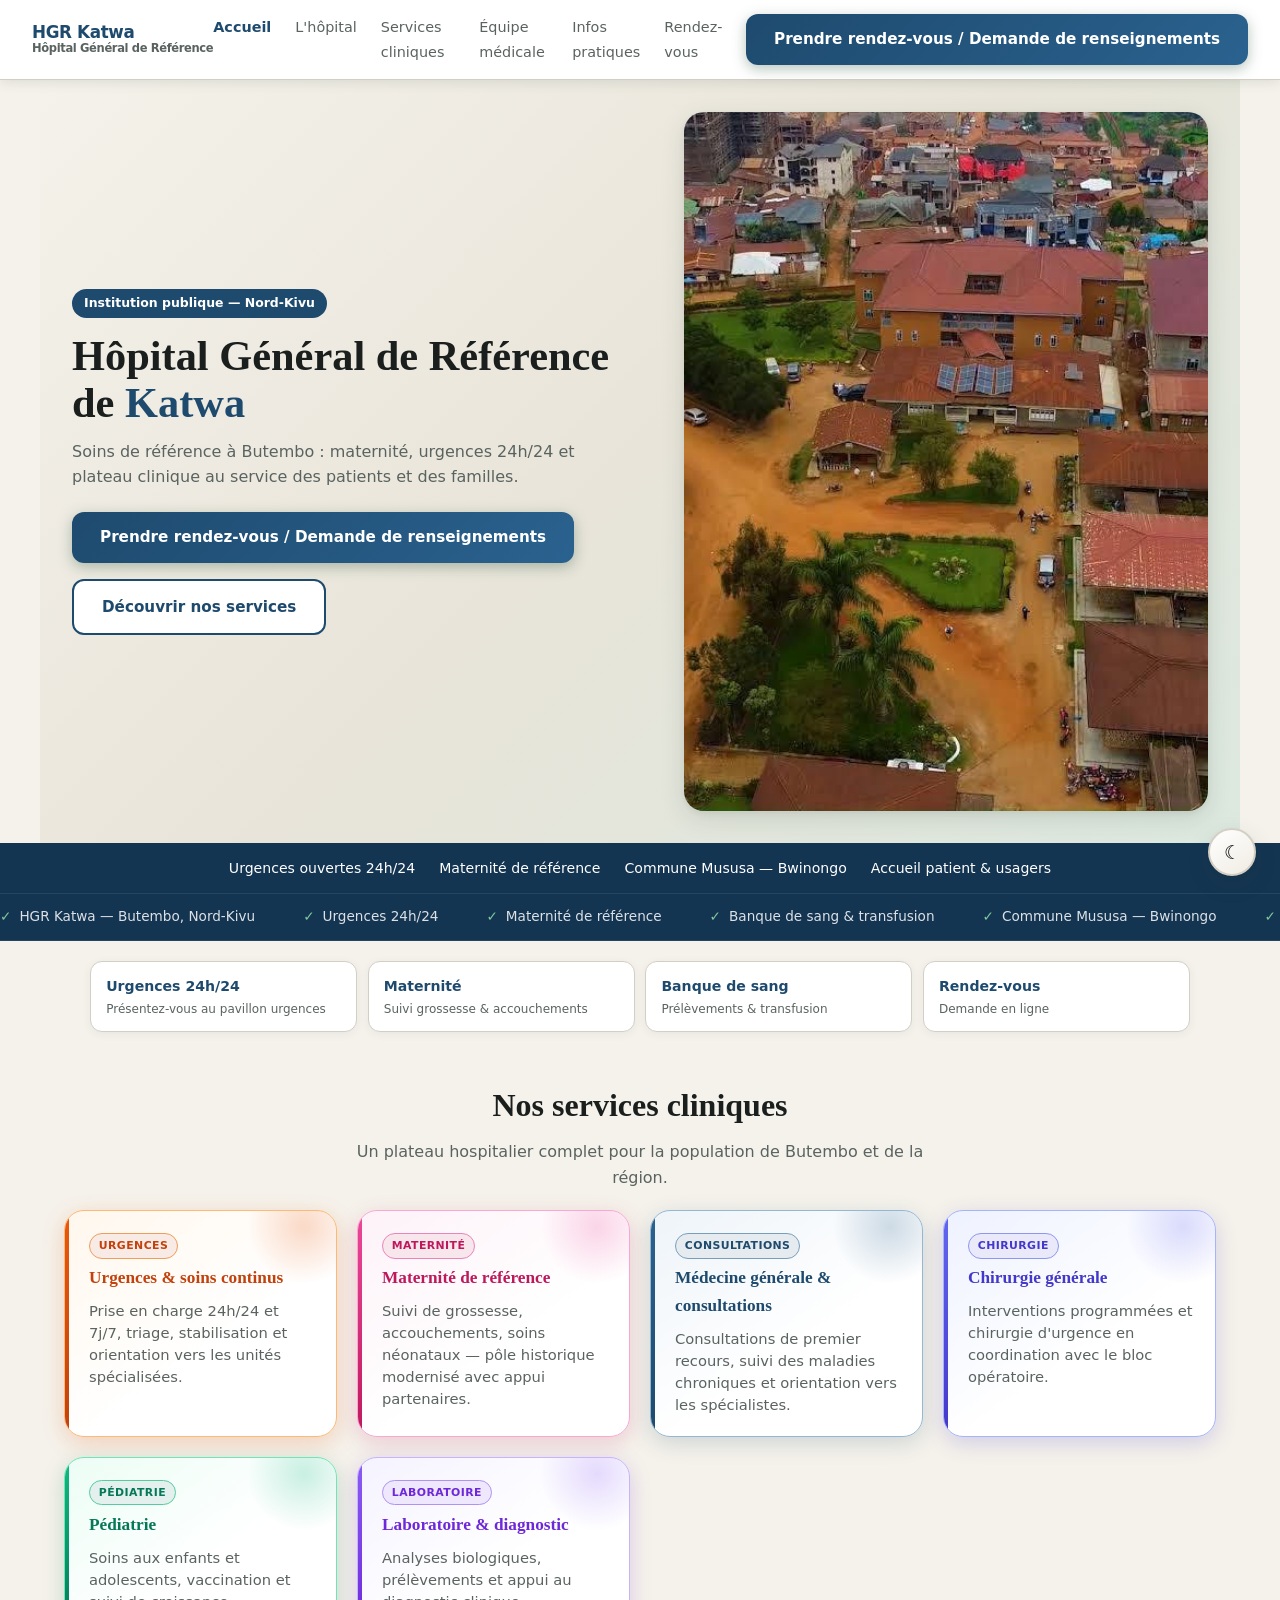
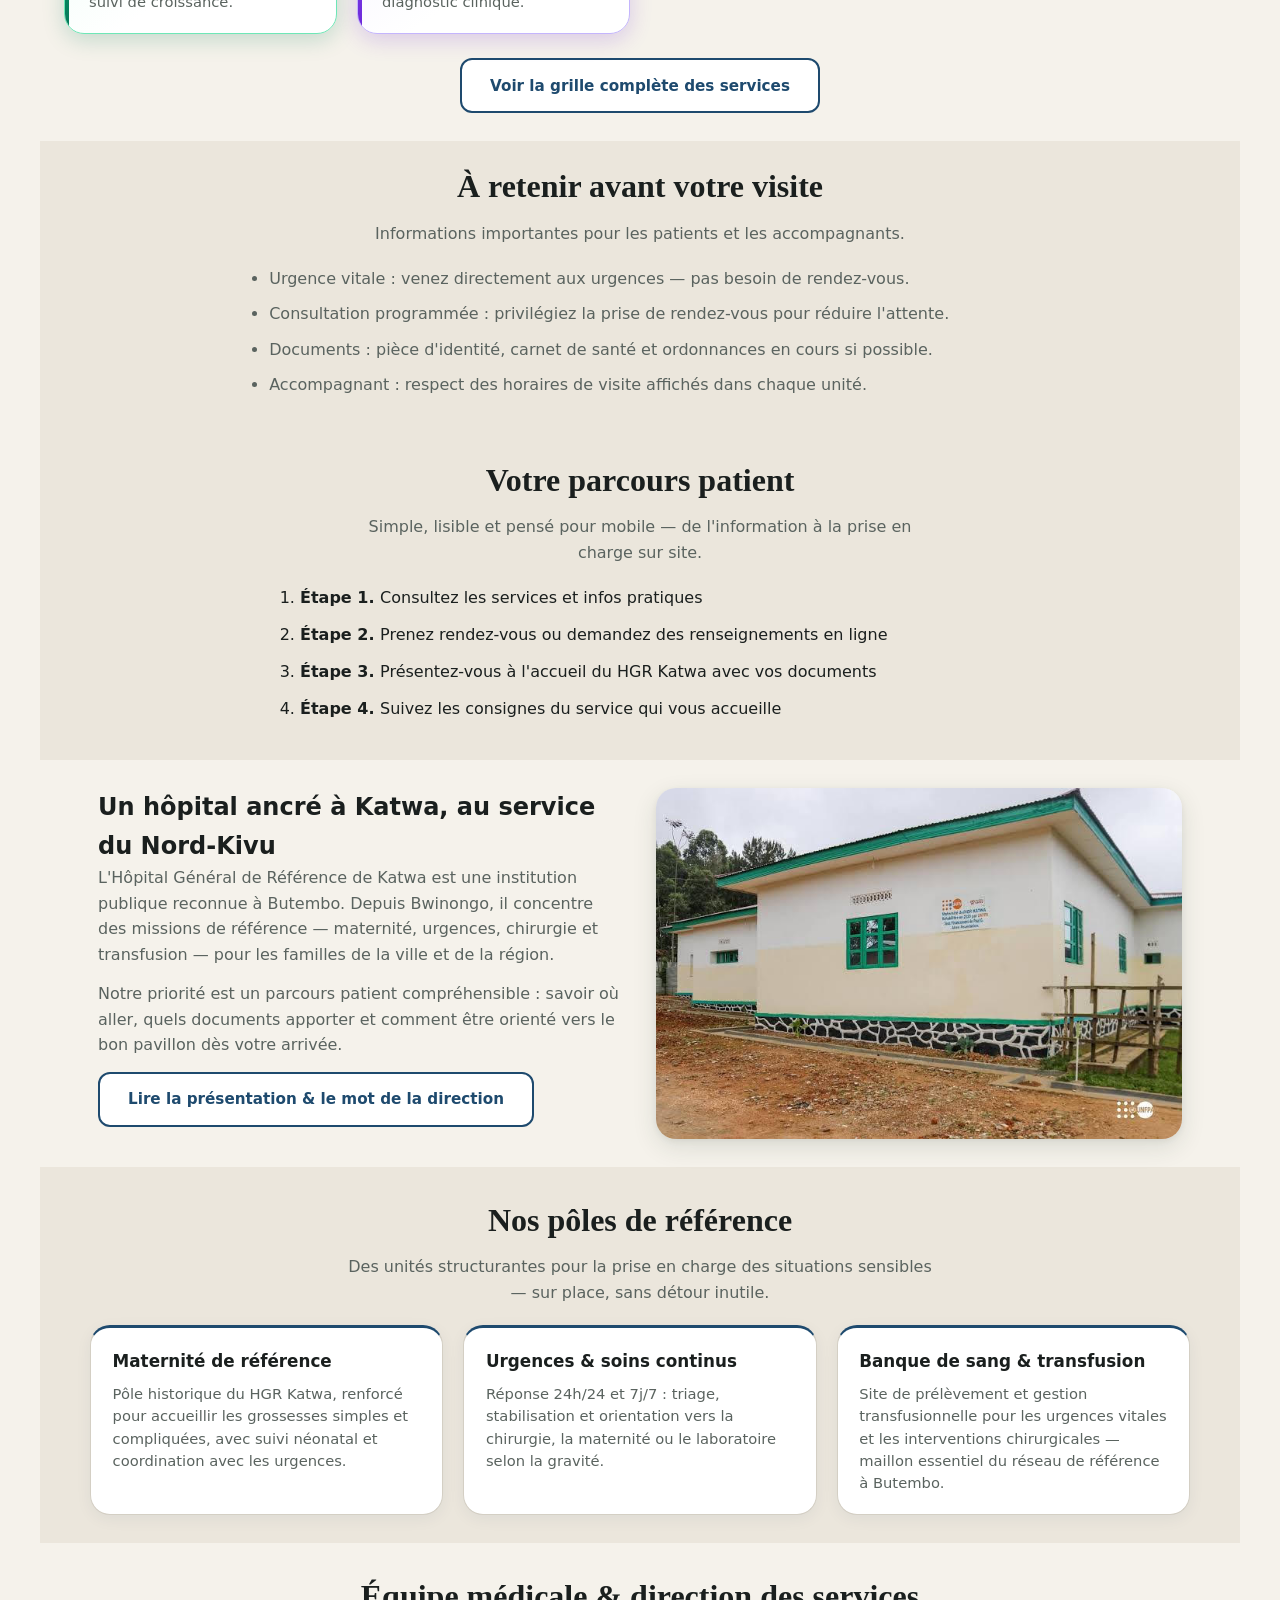
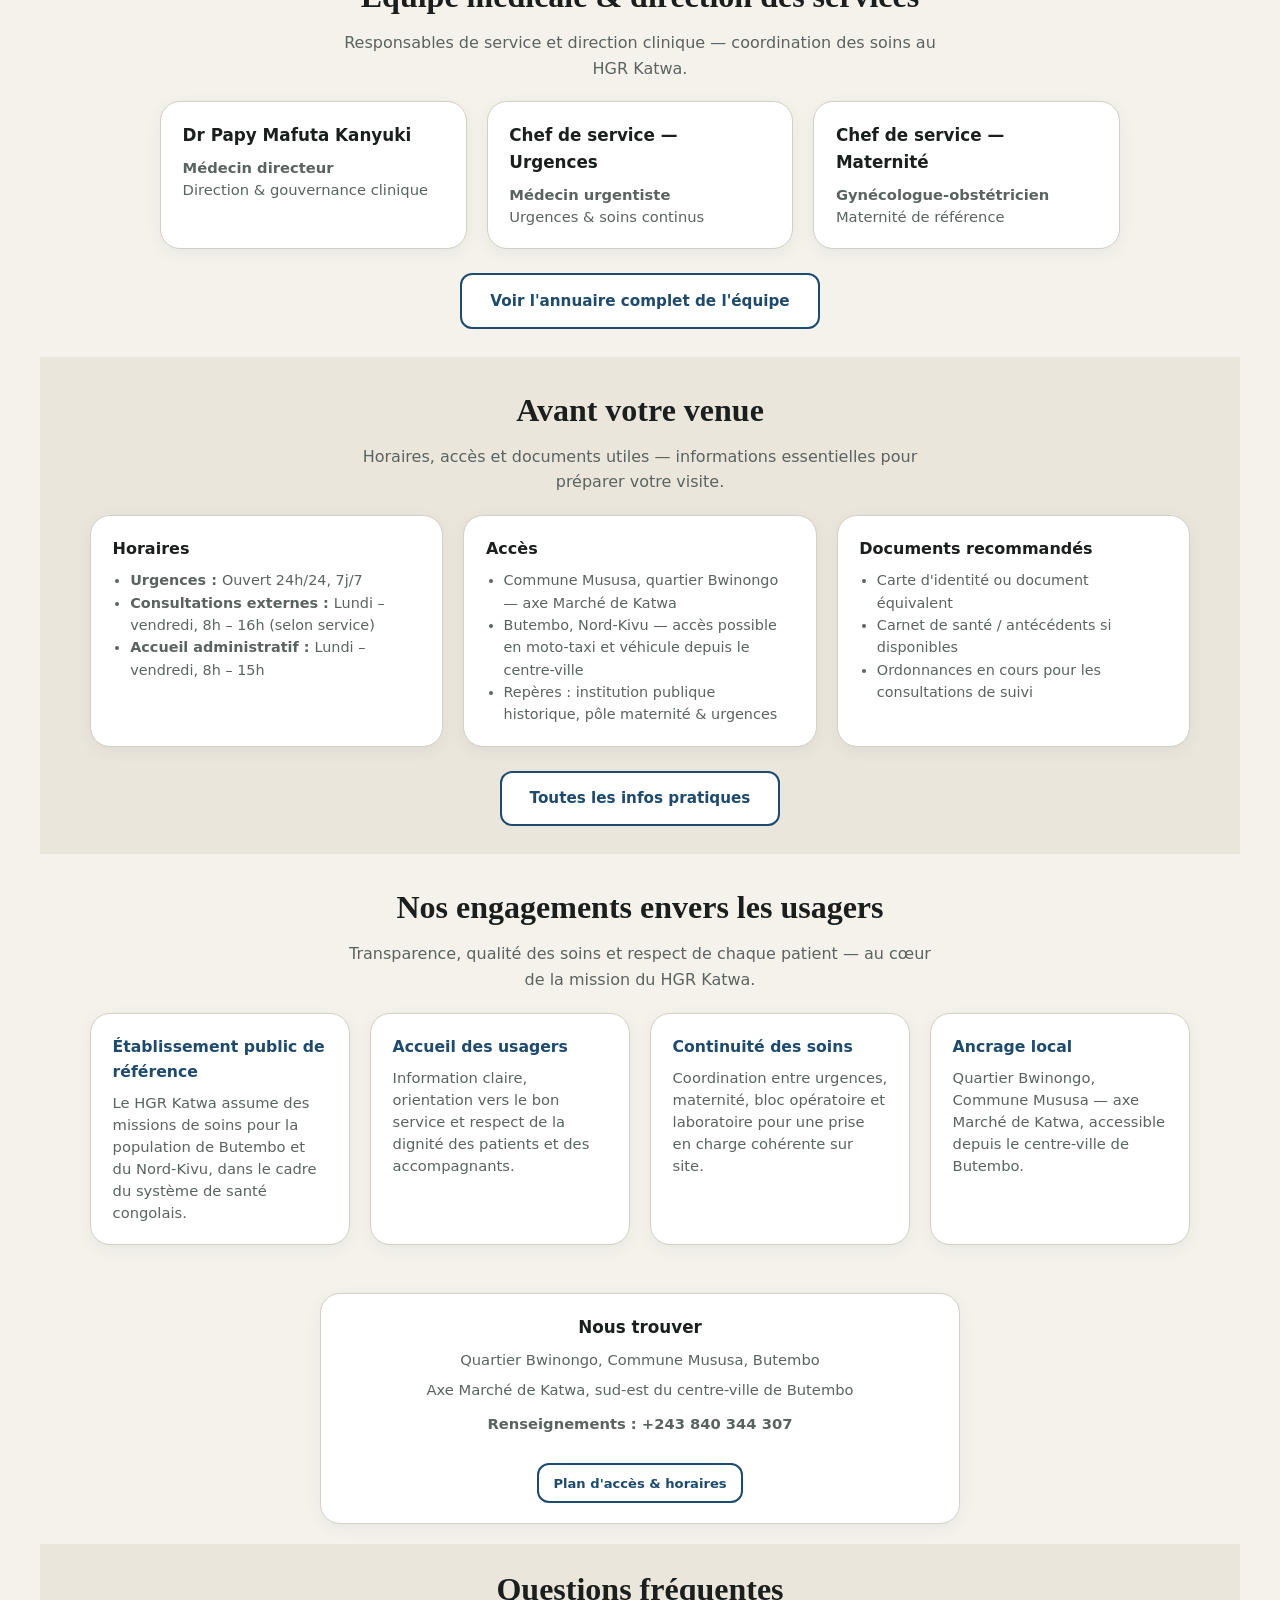
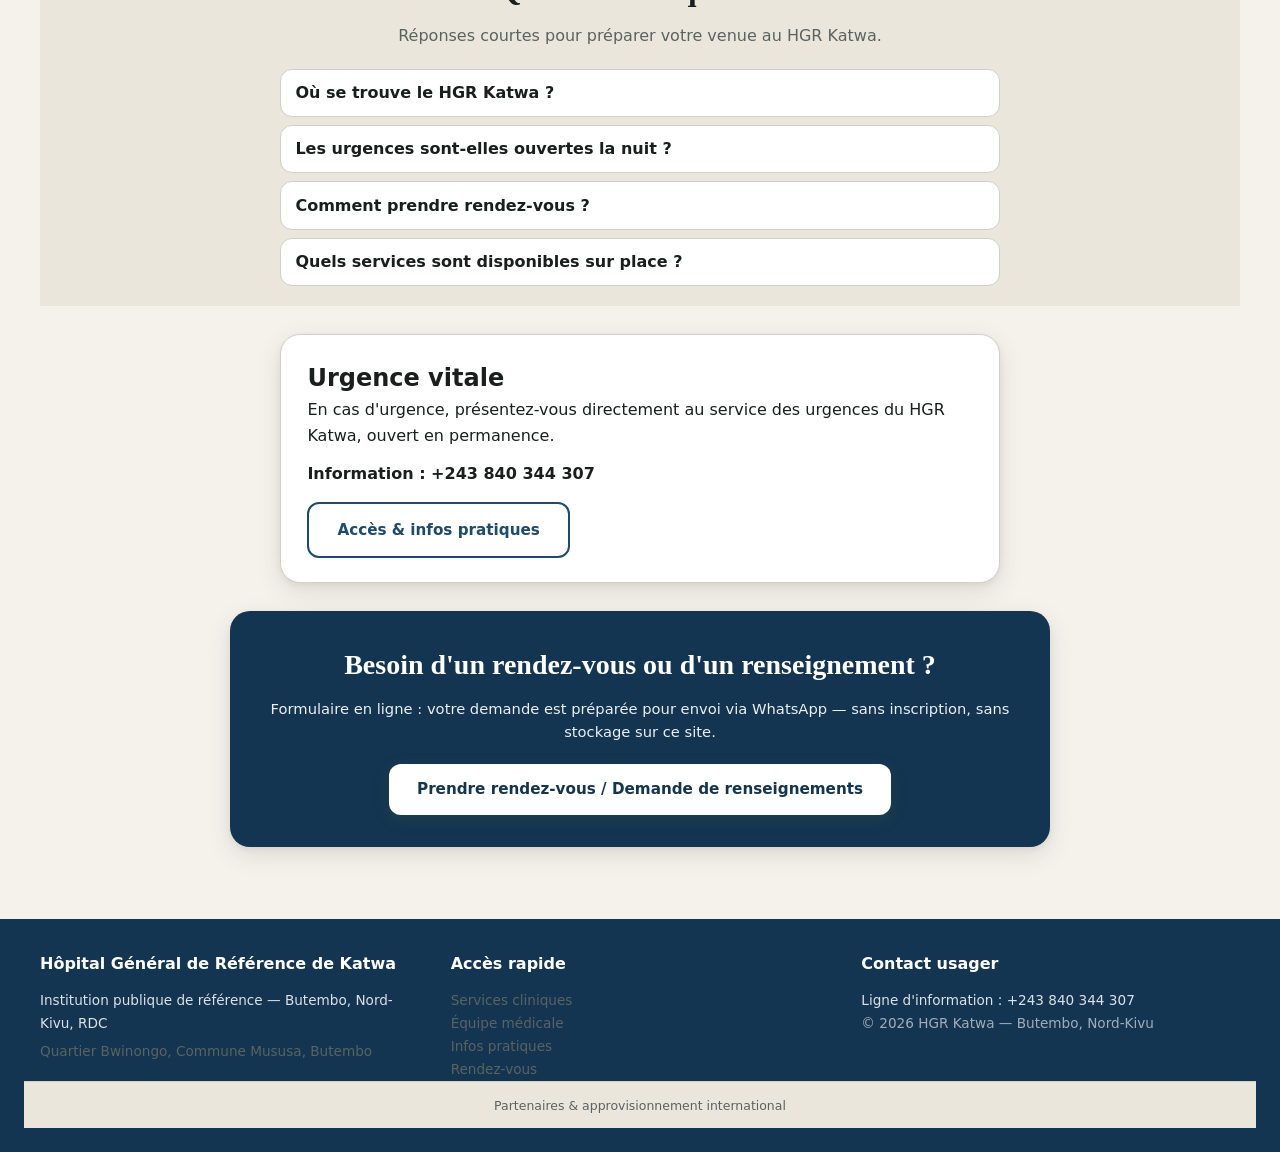
<file: index.html>
<!DOCTYPE html>
<html lang="fr">
<head>
  <meta charset="UTF-8">
  <meta name="viewport" content="width=device-width, initial-scale=1.0">
  <meta http-equiv="Content-Security-Policy" content="default-src 'self'; img-src 'self' https: data:; script-src 'self' 'unsafe-inline'; style-src 'self' 'unsafe-inline' https://fonts.googleapis.com; font-src 'self' https://fonts.gstatic.com;">
  <meta name="referrer" content="no-referrer">
  <title>HGR Katwa — Hôpital Général de Référence de Katwa, Butembo</title>
  <meta name="description" content="Site institutionnel de l'Hôpital Général de Référence de Katwa à Butembo, Nord-Kivu. Services cliniques, équipe médicale, infos pratiques et prise de rendez-vous.">
  <meta name="robots" content="index, follow">
  <link rel="canonical" href="./index.html">
  <meta property="og:image" content="./assets/images/hgr-katwa-hero.jpg">
  <meta property="og:type" content="website">
  <link rel="preconnect" href="https://fonts.googleapis.com">
  <link rel="preconnect" href="https://fonts.gstatic.com" crossorigin>
  <link href="https://fonts.googleapis.com/css2?family=DM+Sans:wght@400;500;600;700&family=DM+Serif+Display&display=swap" rel="stylesheet">
  <link rel="stylesheet" href="./css/style.css">
  <script type="application/ld+json">
  {
    "@context": "https://schema.org",
    "@type": "Hospital",
    "name": "Hôpital Général de Référence de Katwa",
    "description": "Établissement public hospitalier de référence à Butembo, Nord-Kivu.",
    "address": {
      "@type": "PostalAddress",
      "addressLocality": "Butembo",
      "addressRegion": "Nord-Kivu",
      "addressCountry": "CD"
    },
    "medicalSpecialty": ["Urgences", "Maternité", "Chirurgie", "Pédiatrie"]
  }
  </script>
</head>
<body data-page="index">
  <div id="nav-slot"></div>

  <main id="main-content">
    <section class="institution-hero" id="hero-section">
      <div class="institution-hero-content">
        <span class="institution-hero-badge" id="hero-badge">Institution publique — Nord-Kivu</span>
        <h1 id="hero-title">Hôpital Général de Référence de <em>Katwa</em></h1>
        <p class="institution-hero-subtitle" id="hero-subtitle">
          Soins de référence à Butembo : maternité, urgences 24h/24 et plateau clinique au service des patients et des familles.
        </p>
        <div class="hero-cta-group" id="hero-cta">
          <a href="./rendez-vous.html" class="btn btn-primary" id="hero-cta-primary">Prendre rendez-vous / Demande de renseignements</a>
          <a href="./services.html" class="btn btn-secondary" id="hero-cta-secondary">Découvrir nos services</a>
        </div>
      </div>
      <div class="institution-hero-visual" id="hero-visual">
        <img src="./assets/images/hgr-katwa-hero.jpg" alt="Hôpital Général de Référence de Katwa — Butembo, Nord-Kivu" width="900" height="675" loading="eager">
      </div>
    </section>

    <section class="institution-strip" aria-label="Points clés">
      <ul class="institution-strip-list" id="institution-strip">
        <li>Urgences ouvertes 24h/24</li>
        <li>Maternité de référence</li>
        <li>Commune Mususa — Bwinongo</li>
        <li>Accueil patient &amp; usagers</li>
      </ul>
    </section>

    <section class="marquee-section" id="marquee-section" aria-label="Messages institutionnels défilants">
      <div class="marquee-track" id="marquee-track"></div>
    </section>

    <section class="section section-compact" id="home-quick-access-section" aria-label="Accès rapides">
      <div class="home-quick-access-grid" id="home-quick-access-grid"></div>
    </section>

    <section class="section" id="home-services-section">
      <div class="section-header">
        <h2 id="home-services-title">Nos services cliniques</h2>
        <p id="home-services-desc">Un plateau hospitalier complet pour la population de Butembo et de la région.</p>
      </div>
      <div class="institution-grid" id="home-services-preview"></div>
      <p class="section-cta-wrap">
        <a href="./services.html" class="btn btn-secondary" id="home-services-link">Voir la grille complète des services</a>
      </p>
    </section>

    <section class="section institution-section-alt section-compact" id="home-essentials-section">
      <div class="section-header">
        <h2 id="home-essentials-title">À retenir avant votre visite</h2>
        <p id="home-essentials-desc">Informations importantes pour les patients et les accompagnants.</p>
      </div>
      <ul class="home-essentials-list" id="home-essentials-list"></ul>
    </section>

    <section class="section institution-section-alt" id="home-patient-section">
      <div class="section-header">
        <h2 id="home-patient-title">Votre parcours patient</h2>
        <p id="home-patient-desc">Simple, lisible et pensé pour mobile — de l'information à la prise en charge sur site.</p>
      </div>
      <ol class="institution-path-list" id="home-patient-path"></ol>
    </section>

    <section class="section" id="home-anchorage-section">
      <div class="institution-split institution-split--home">
        <div class="institution-split-text">
          <h2 id="home-anchorage-title">Un hôpital ancré à Katwa, au service du Nord-Kivu</h2>
          <p id="home-anchorage-p1">L'Hôpital Général de Référence de Katwa est une institution publique reconnue à Butembo. Depuis Bwinongo, il concentre des missions de référence — maternité, urgences, chirurgie et transfusion — pour les familles de la ville et de la région.</p>
          <p id="home-anchorage-p2">Notre priorité est un parcours patient compréhensible : savoir où aller, quels documents apporter et comment être orienté vers le bon pavillon dès votre arrivée.</p>
          <a href="./presentation.html" class="btn btn-secondary" id="home-anchorage-link">Lire la présentation &amp; le mot de la direction</a>
        </div>
        <div class="institution-split-visual">
          <img src="./assets/images/hgr-katwa-campus.jpg" alt="Maternité réhabilitée — HGR Katwa, Butembo" width="720" height="480" loading="lazy">
        </div>
      </div>
    </section>

    <section class="section institution-section-alt" id="home-pillars-section">
      <div class="section-header">
        <h2 id="home-pillars-title">Nos pôles de référence</h2>
        <p id="home-pillars-desc">Des unités structurantes pour la prise en charge des situations sensibles — sur place, sans détour inutile.</p>
      </div>
      <div class="institution-grid institution-grid--pillars" id="home-pillars-grid"></div>
    </section>

    <section class="section" id="home-team-section">
      <div class="section-header">
        <h2 id="home-team-title">Équipe médicale &amp; direction des services</h2>
        <p id="home-team-desc">Responsables de service et direction clinique — coordination des soins au HGR Katwa.</p>
      </div>
      <div class="institution-grid institution-grid--team-teaser" id="home-team-preview"></div>
      <p class="section-cta-wrap">
        <a href="./equipe.html" class="btn btn-secondary" id="home-team-link">Voir l'annuaire complet de l'équipe</a>
      </p>
    </section>

    <section class="section institution-section-alt" id="home-practical-section">
      <div class="section-header">
        <h2 id="home-practical-title">Avant votre venue</h2>
        <p id="home-practical-desc">Horaires, accès et documents utiles — informations essentielles pour préparer votre visite.</p>
      </div>
      <div class="institution-info-grid" id="home-practical-grid"></div>
      <p class="section-cta-wrap">
        <a href="./infos-pratiques.html" class="btn btn-secondary" id="home-practical-link">Toutes les infos pratiques</a>
      </p>
    </section>

    <section class="section" id="home-commitments-section">
      <div class="section-header">
        <h2 id="home-commitments-title">Nos engagements envers les usagers</h2>
        <p id="home-commitments-desc">Transparence, qualité des soins et respect de chaque patient — au cœur de la mission du HGR Katwa.</p>
      </div>
      <div class="institution-grid institution-grid--commitments" id="home-commitments-grid"></div>
    </section>

    <section class="section section-compact" id="home-location-section">
      <article class="home-location-card institution-card" id="home-location-card">
        <h2 id="home-location-title">Nous trouver</h2>
        <p id="home-location-address"></p>
        <p id="home-location-hint" class="home-location-hint"></p>
        <p class="home-location-phone">Renseignements : <span id="home-location-phone"></span></p>
        <a href="./infos-pratiques.html" class="btn btn-secondary btn-sm" id="home-location-link">Plan d'accès &amp; horaires</a>
      </article>
    </section>

    <section class="section institution-section-alt section-compact" id="home-faq-section">
      <div class="section-header">
        <h2 id="home-faq-title">Questions fréquentes</h2>
        <p id="home-faq-desc">Réponses courtes pour préparer votre venue au HGR Katwa.</p>
      </div>
      <div class="home-faq-list" id="home-faq-list"></div>
    </section>

    <section class="section" id="home-emergency-section">
      <div class="institution-emergency-card" id="home-emergency-card">
        <h2 id="home-emergency-title">Urgence vitale</h2>
        <p id="home-emergency-desc">En cas d'urgence, présentez-vous directement au service des urgences du HGR Katwa, ouvert en permanence.</p>
        <p class="institution-emergency-phone">Information : <span id="home-emergency-phone"></span></p>
        <a href="./infos-pratiques.html" class="btn btn-secondary" id="home-emergency-link">Accès &amp; infos pratiques</a>
      </div>
    </section>

    <section class="section institution-cta-band" id="home-final-cta-section">
      <div class="institution-cta-band-inner">
        <h2 id="home-final-cta-title">Besoin d'un rendez-vous ou d'un renseignement ?</h2>
        <p id="home-final-cta-desc">Formulaire en ligne : votre demande est préparée pour envoi via WhatsApp — sans inscription, sans stockage sur ce site.</p>
        <a href="./rendez-vous.html" class="btn btn-primary" id="home-final-cta-btn">Prendre rendez-vous / Demande de renseignements</a>
      </div>
    </section>
  </main>

  <div id="footer-slot"></div>

  <button type="button" class="theme-toggle" id="theme-toggle-btn" aria-label="Changer de thème">
    <span class="theme-toggle-icon" aria-hidden="true">☾</span>
  </button>

  <script type="module" src="./js/app.js"></script>
  <script type="module" src="./js/index.js"></script>
</body>
</html>
</file>
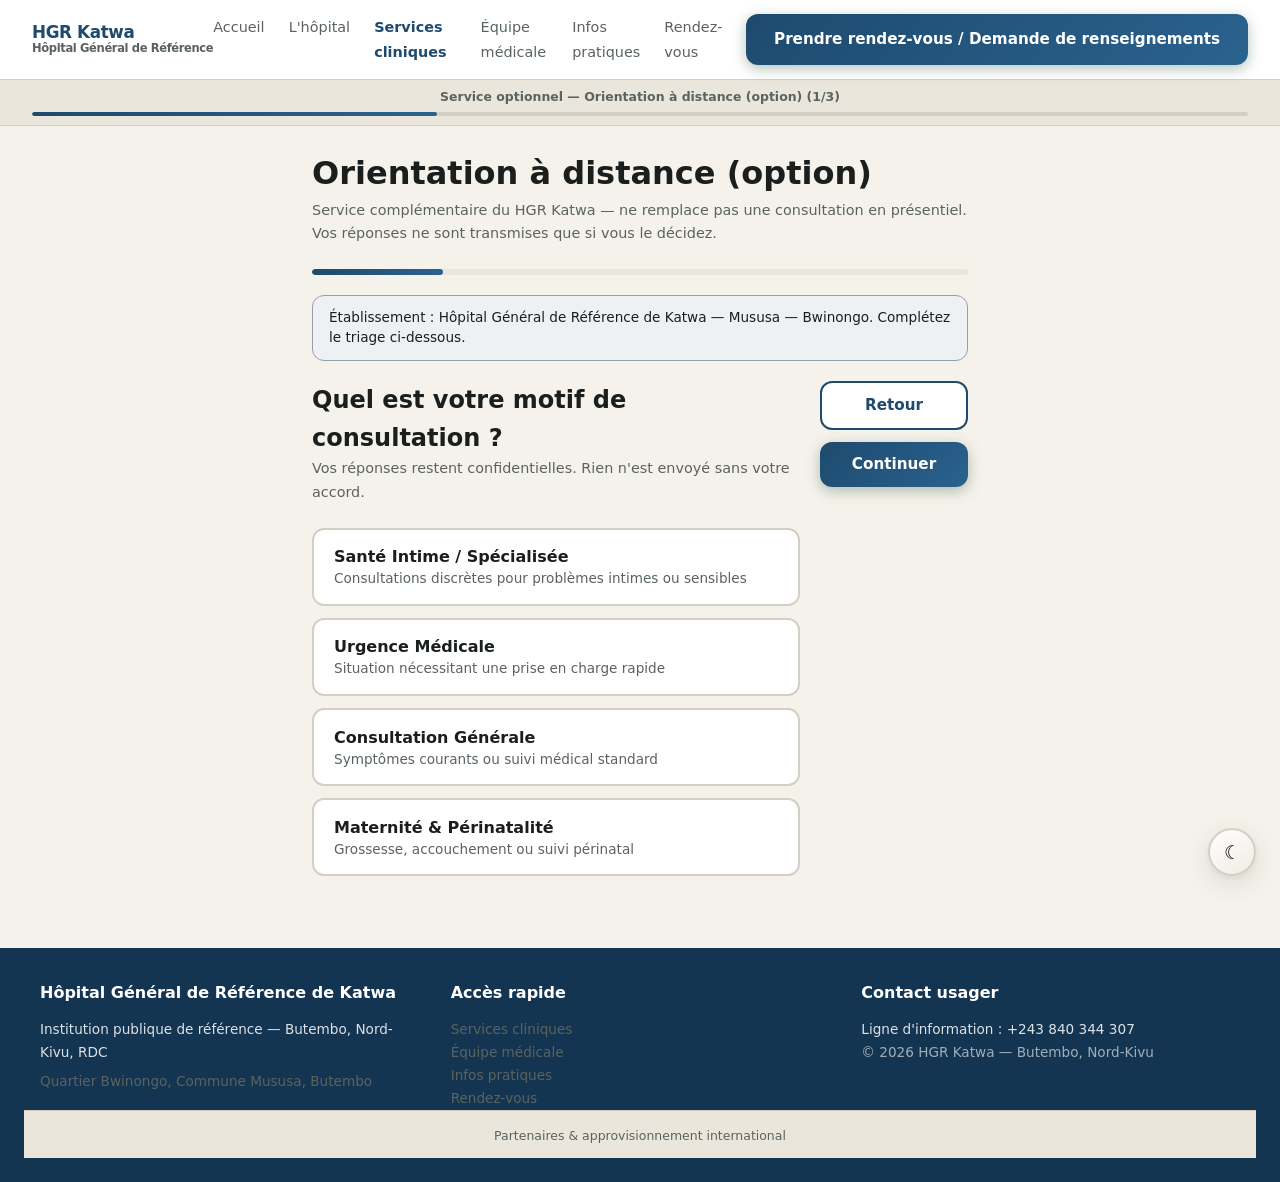
<file: confirmation.html>
<!DOCTYPE html>
<html lang="fr">
<head>
  <meta charset="UTF-8">
  <meta name="viewport" content="width=device-width, initial-scale=1.0">
  <meta http-equiv="Content-Security-Policy" content="default-src 'self'; img-src 'self' https: data:; script-src 'self' 'unsafe-inline'; style-src 'self' 'unsafe-inline' https://fonts.googleapis.com; font-src 'self' https://fonts.gstatic.com;">
  <meta name="referrer" content="no-referrer">
  <title>Confirmation — HGR Katwa (option)</title>
  <meta name="description" content="Votre dossier médical est prêt. Transmettez-le directement à la garde hospitalière via WhatsApp.">
  <meta name="robots" content="noindex, nofollow">
  <link rel="canonical" href="./confirmation.html">
  <link rel="preconnect" href="https://fonts.googleapis.com">
  <link rel="preconnect" href="https://fonts.gstatic.com" crossorigin>
  <link href="https://fonts.googleapis.com/css2?family=DM+Sans:wght@400;500;600;700&family=DM+Serif+Display&display=swap" rel="stylesheet">
  <link rel="stylesheet" href="./css/style.css?v=20250906-1">
</head>
<body data-page="confirmation">
  <div id="nav-slot"></div>

  <main id="main-content">
    <div class="confirmation-page" id="confirmation-page">
      <span class="pilot-badge" id="pilot-badge">Phase Pilote — Accès 100% Gratuit</span>
      <h1 id="confirmation-title">Votre dossier est prêt</h1>
      <p id="confirmation-desc">Bulletin numérique généré. Transmettez-le en un clic à la garde du HGR Katwa.</p>

      <div class="dossier-badge" id="dossier-id-display" aria-live="polite">#HGR-00000000-0000</div>

      <p class="confirmation-transmit-target" id="confirmation-transmit-target"></p>

      <div class="confirmation-summary card-3d" id="confirmation-summary"></div>

      <section class="confirmation-mode-section" id="confirmation-mode-section" aria-labelledby="confirmation-mode-title">
        <h2 id="confirmation-mode-title">Mode de consultation souhaité</h2>
        <p class="triage-hint" id="confirmation-mode-desc">Choisissez comment vous souhaitez être contacté par le HGR Katwa avant la transmission.</p>
        <div class="confirmation-mode-options" id="confirmation-mode-options" role="radiogroup" aria-labelledby="confirmation-mode-title"></div>
      </section>

      <div class="confirmation-actions" id="confirmation-actions">
        <button type="button" class="btn whatsapp-btn" id="whatsapp-transmit-btn" disabled>Transmettre mon dossier à l'hôpital</button>
        <button type="button" class="btn btn-secondary" id="new-consultation-btn" hidden>Initier une nouvelle consultation</button>
        <button type="button" class="btn btn-disabled" id="payment-disabled-btn" disabled aria-disabled="true" aria-label="Service payant non applicable — accès entièrement gratuit durant la phase pilote">
          <span class="btn-strike">Service payant</span>
          <span class="btn-free-label">Accès 100% gratuit — phase pilote ouverte à tous</span>
        </button>
      </div>

      <p class="form-help" id="confirmation-help" style="margin-top: 1.5rem;">L'envoi se fait uniquement lorsque vous appuyez sur le bouton. Aucune transmission automatique.</p>
    </div>
  </main>

  <div id="footer-slot"></div>

  <button type="button" class="theme-toggle" id="theme-toggle-btn" aria-label="Changer de thème">
    <span class="theme-toggle-icon" aria-hidden="true">☾</span>
  </button>

  <script type="module" src="./js/app.js"></script>
  <script type="module" src="./js/confirmation.js"></script>
</body>
</html>
</file>
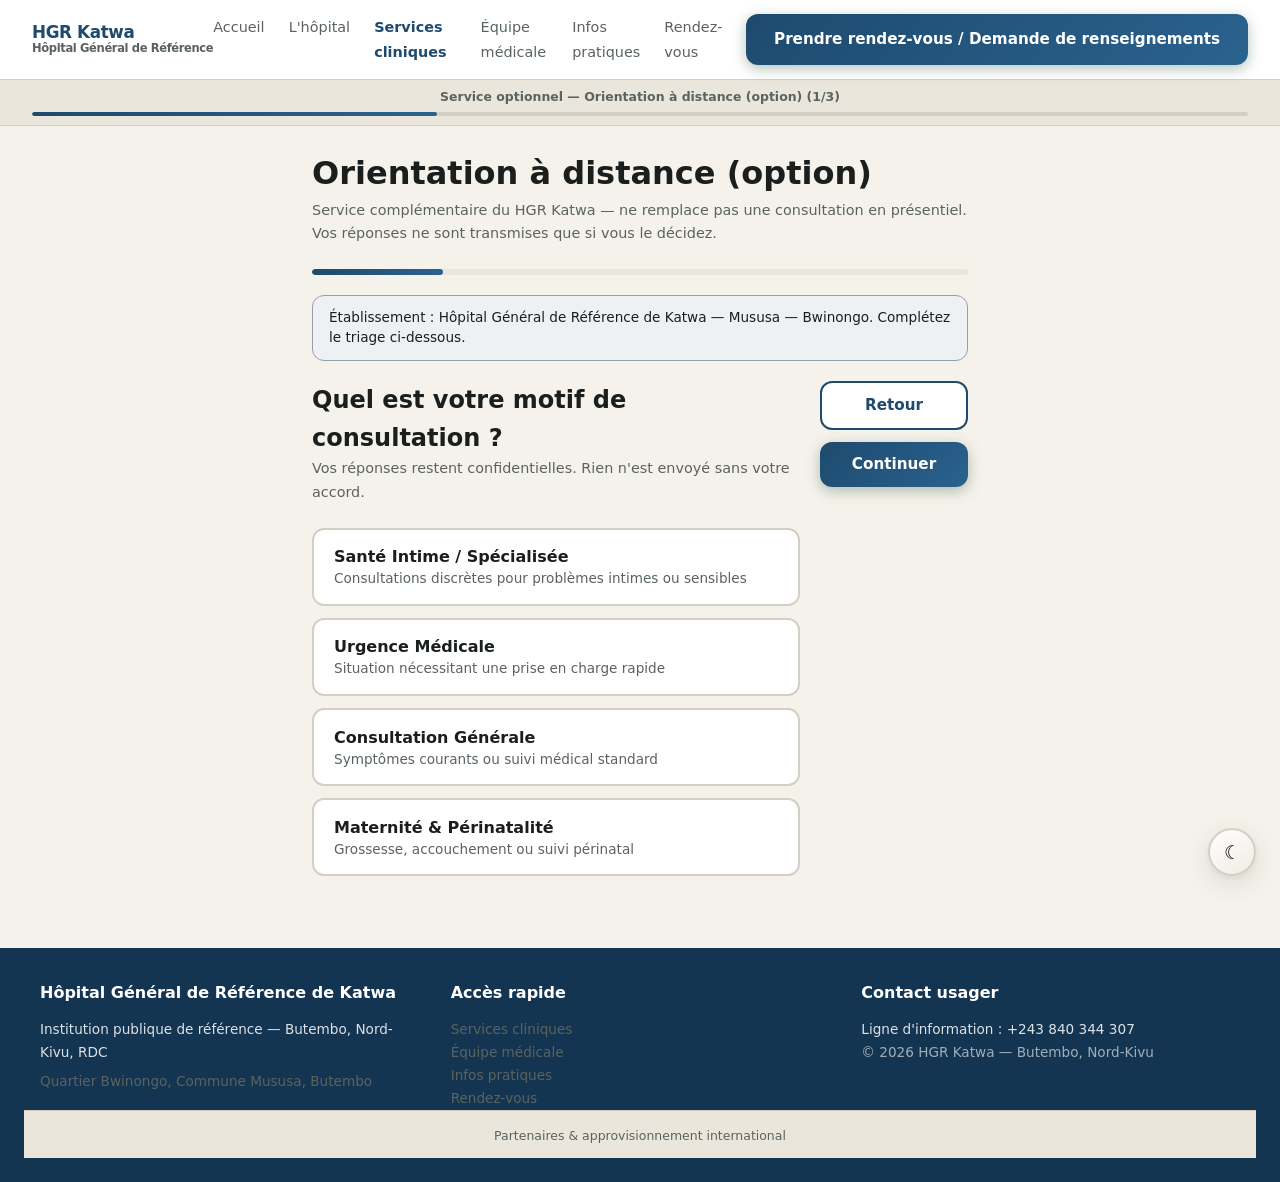
<file: consultation.html>
<!DOCTYPE html>
<html lang="fr">
<head>
  <meta charset="UTF-8">
  <meta name="viewport" content="width=device-width, initial-scale=1.0">
  <meta http-equiv="Content-Security-Policy" content="default-src 'self'; img-src 'self' https: data:; script-src 'self' 'unsafe-inline'; style-src 'self' 'unsafe-inline' https://fonts.googleapis.com; font-src 'self' https://fonts.gstatic.com;">
  <meta name="referrer" content="no-referrer">
  <title>Dossier patient — HGR Katwa (option)</title>
  <meta name="description" content="Récapitulatif de votre dossier médical et saisie facultative de pseudonyme. Transmission confidentielle vers le HGR Katwa.">
  <meta name="robots" content="noindex, nofollow">
  <link rel="canonical" href="./consultation.html">
  <link rel="preconnect" href="https://fonts.googleapis.com">
  <link rel="preconnect" href="https://fonts.gstatic.com" crossorigin>
  <link href="https://fonts.googleapis.com/css2?family=DM+Sans:wght@400;500;600;700&family=DM+Serif+Display&display=swap" rel="stylesheet">
  <link rel="stylesheet" href="./css/style.css?v=20250906-1">
</head>
<body data-page="consultation">
  <div id="nav-slot"></div>

  <main id="main-content">
    <div class="consultation-page" id="consultation-page">
      <h1 id="consultation-title">Consultation de votre dossier</h1>
      <p class="triage-hint" id="consultation-intro">Vérifiez les informations ci-dessous. Elles seront transmises au médecin référent du HGR Katwa (Butembo).</p>

      <div id="consultation-recap"></div>

      <form id="consultation-form" novalidate>
        <div class="form-group" id="pseudo-group">
          <label for="patient-pseudo">Prénom ou pseudonyme (facultatif)</label>
          <input type="text" id="patient-pseudo" name="patient-pseudo" maxlength="50" placeholder="Ex. Patient_A82" autocomplete="off">
          <p class="form-help" id="pseudo-help">L'anonymat est préservé — utilisez un pseudonyme si vous le souhaitez.</p>
        </div>

        <div class="form-group" id="age-group">
          <label for="tranche-age">Tranche d'âge (facultatif)</label>
          <select id="tranche-age" name="tranche-age">
            <option value="">— Sélectionner —</option>
          </select>
          <p class="form-help" id="age-help">Aide le médecin à orienter votre prise en charge — sans identification obligatoire.</p>
        </div>

        <button type="submit" class="btn btn-primary" id="consultation-submit">Générer mon bulletin numérique</button>
      </form>
    </div>
  </main>

  <div id="footer-slot"></div>

  <button type="button" class="theme-toggle" id="theme-toggle-btn" aria-label="Changer de thème">
    <span class="theme-toggle-icon" aria-hidden="true">☾</span>
  </button>

  <script type="module" src="./js/app.js"></script>
  <script type="module" src="./js/consultation.js"></script>
</body>
</html>
</file>
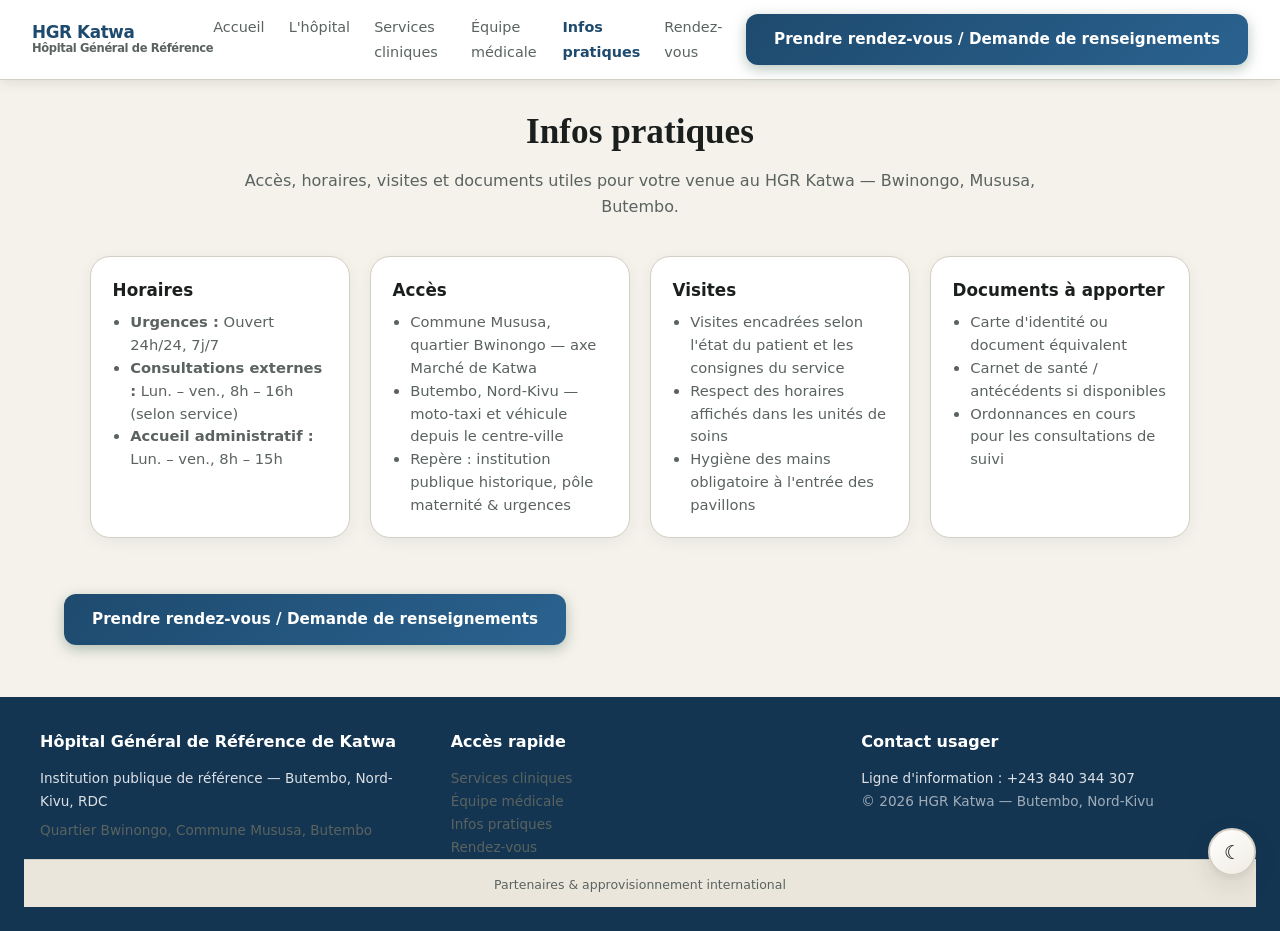
<file: infos-pratiques.html>
<!DOCTYPE html>
<html lang="fr">
<head>
  <meta charset="UTF-8">
  <meta name="viewport" content="width=device-width, initial-scale=1.0">
  <meta http-equiv="Content-Security-Policy" content="default-src 'self'; img-src 'self' https: data:; script-src 'self' 'unsafe-inline'; style-src 'self' 'unsafe-inline' https://fonts.googleapis.com; font-src 'self' https://fonts.gstatic.com;">
  <meta name="referrer" content="no-referrer">
  <title>Infos pratiques — HGR Katwa</title>
  <meta name="description" content="Horaires, accès, visites et documents — Hôpital Général de Référence de Katwa, Butembo.">
  <link rel="stylesheet" href="./css/style.css">
  <link href="https://fonts.googleapis.com/css2?family=DM+Sans:wght@400;500;600;700&family=DM+Serif+Display&display=swap" rel="stylesheet">
</head>
<body data-page="infos-pratiques">
  <div id="nav-slot"></div>

  <main id="main-content">
    <header class="page-header">
      <h1 id="infos-title">Infos pratiques</h1>
      <p id="infos-intro">Accès, horaires, visites et documents utiles pour votre venue au HGR Katwa — Bwinongo, Mususa, Butembo.</p>
    </header>

    <section class="section">
      <div class="institution-info-grid">
        <article class="institution-card" id="infos-hours">
          <h2>Horaires</h2>
          <ul>
            <li><strong>Urgences :</strong> Ouvert 24h/24, 7j/7</li>
            <li><strong>Consultations externes :</strong> Lun. – ven., 8h – 16h (selon service)</li>
            <li><strong>Accueil administratif :</strong> Lun. – ven., 8h – 15h</li>
          </ul>
        </article>
        <article class="institution-card" id="infos-access">
          <h2>Accès</h2>
          <ul>
            <li>Commune Mususa, quartier Bwinongo — axe Marché de Katwa</li>
            <li>Butembo, Nord-Kivu — moto-taxi et véhicule depuis le centre-ville</li>
            <li>Repère : institution publique historique, pôle maternité &amp; urgences</li>
          </ul>
        </article>
        <article class="institution-card" id="infos-visits">
          <h2>Visites</h2>
          <ul>
            <li>Visites encadrées selon l'état du patient et les consignes du service</li>
            <li>Respect des horaires affichés dans les unités de soins</li>
            <li>Hygiène des mains obligatoire à l'entrée des pavillons</li>
          </ul>
        </article>
        <article class="institution-card" id="infos-documents">
          <h2>Documents à apporter</h2>
          <ul>
            <li>Carte d'identité ou document équivalent</li>
            <li>Carnet de santé / antécédents si disponibles</li>
            <li>Ordonnances en cours pour les consultations de suivi</li>
          </ul>
        </article>
      </div>
    </section>

    <section class="section section-cta">
      <a href="./rendez-vous.html" class="btn btn-primary" id="infos-rdv-cta">Prendre rendez-vous / Demande de renseignements</a>
    </section>
  </main>

  <div id="footer-slot"></div>
  <button type="button" class="theme-toggle" id="theme-toggle-btn" aria-label="Changer de thème"><span class="theme-toggle-icon" aria-hidden="true">☾</span></button>
  <script type="module" src="./js/app.js"></script>
</body>
</html>
</file>
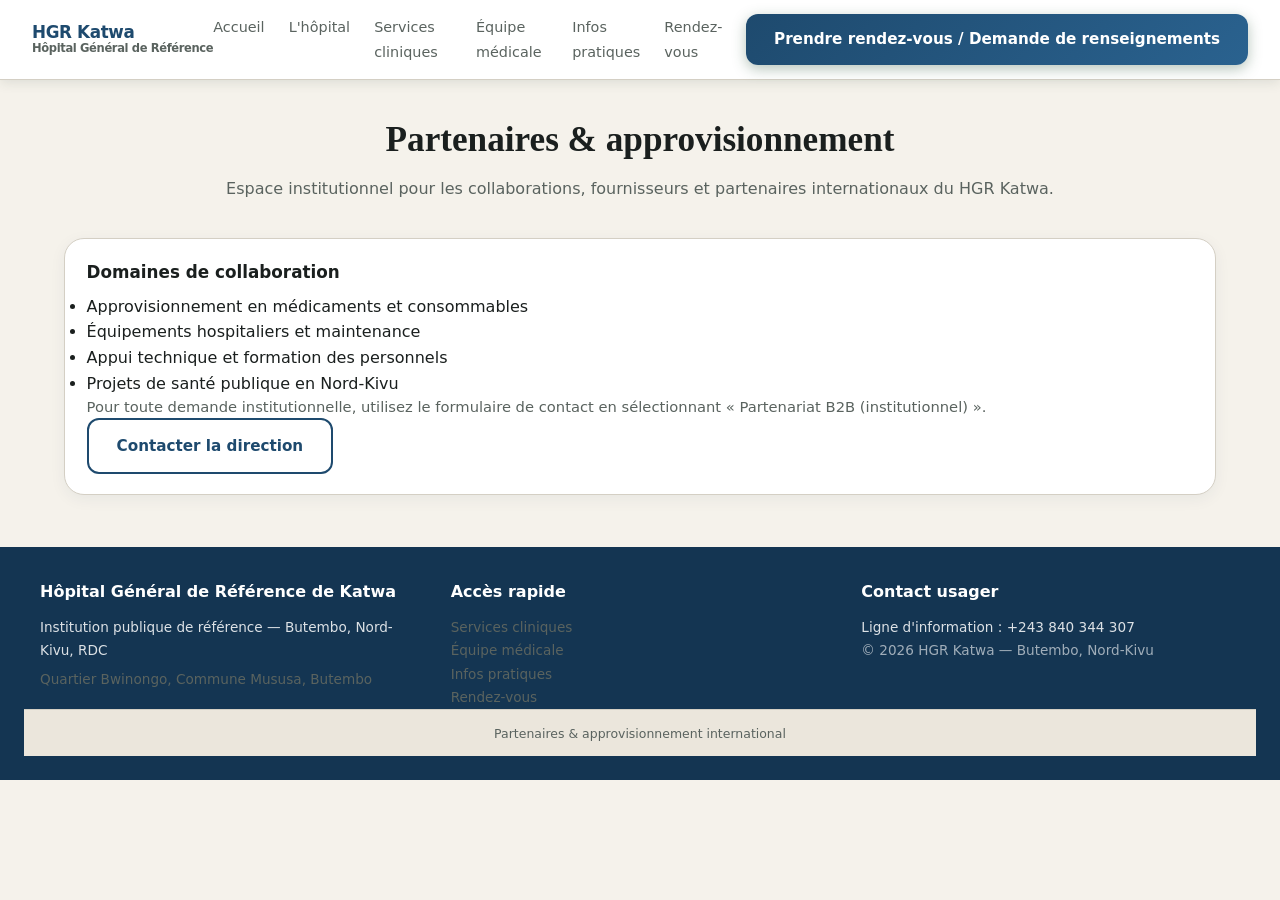
<file: partenaires.html>
<!DOCTYPE html>
<html lang="fr">
<head>
  <meta charset="UTF-8">
  <meta name="viewport" content="width=device-width, initial-scale=1.0">
  <meta http-equiv="Content-Security-Policy" content="default-src 'self'; img-src 'self' https: data:; script-src 'self' 'unsafe-inline'; style-src 'self' 'unsafe-inline' https://fonts.googleapis.com; font-src 'self' https://fonts.gstatic.com;">
  <meta name="referrer" content="no-referrer">
  <title>Partenaires — HGR Katwa</title>
  <meta name="robots" content="noindex, follow">
  <link rel="stylesheet" href="./css/style.css">
  <link href="https://fonts.googleapis.com/css2?family=DM+Sans:wght@400;500;600;700&family=DM+Serif+Display&display=swap" rel="stylesheet">
</head>
<body data-page="partenaires">
  <div id="nav-slot"></div>

  <main id="main-content">
    <header class="page-header page-header--b2b">
      <h1 id="partenaires-title">Partenaires &amp; approvisionnement</h1>
      <p id="partenaires-intro">Espace institutionnel pour les collaborations, fournisseurs et partenaires internationaux du HGR Katwa.</p>
    </header>

    <section class="section">
      <article class="institution-card institution-card--b2b">
        <h2 id="partenaires-domains-title">Domaines de collaboration</h2>
        <ul id="partenaires-topics"></ul>
        <p id="partenaires-note">Pour toute demande institutionnelle, utilisez le formulaire de contact en sélectionnant « Partenariat B2B (institutionnel) ».</p>
        <a href="./rendez-vous.html" class="btn btn-secondary" id="partenaires-contact-cta">Contacter la direction</a>
      </article>
    </section>
  </main>

  <div id="footer-slot"></div>
  <button type="button" class="theme-toggle" id="theme-toggle-btn" aria-label="Changer de thème"><span class="theme-toggle-icon" aria-hidden="true">☾</span></button>
  <script type="module" src="./js/app.js"></script>
  <script type="module" src="./js/partenaires.js"></script>
</body>
</html>
</file>
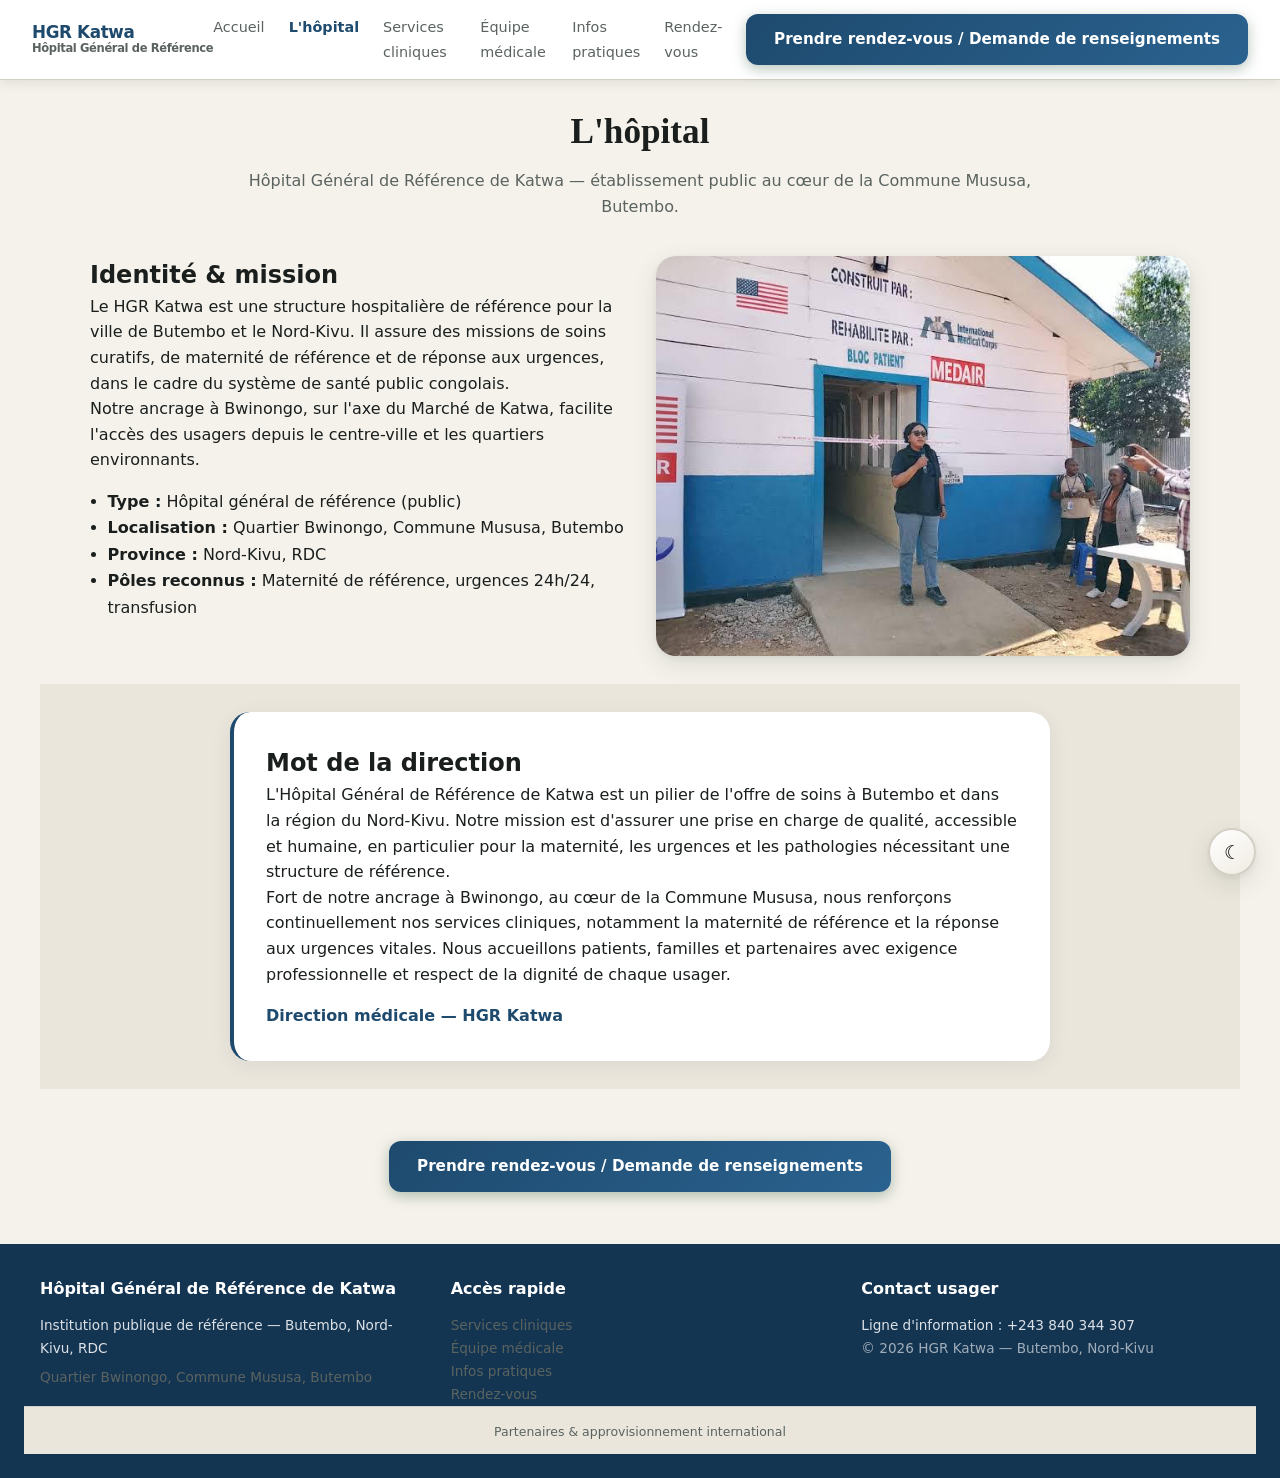
<file: presentation.html>
<!DOCTYPE html>
<html lang="fr">
<head>
  <meta charset="UTF-8">
  <meta name="viewport" content="width=device-width, initial-scale=1.0">
  <meta http-equiv="Content-Security-Policy" content="default-src 'self'; img-src 'self' https: data:; script-src 'self' 'unsafe-inline'; style-src 'self' 'unsafe-inline' https://fonts.googleapis.com; font-src 'self' https://fonts.gstatic.com;">
  <meta name="referrer" content="no-referrer">
  <title>Présentation — HGR Katwa, Butembo</title>
  <meta name="description" content="Présentation de l'Hôpital Général de Référence de Katwa, mot de la direction et ancrage à Butembo, Nord-Kivu.">
  <link rel="stylesheet" href="./css/style.css">
  <link href="https://fonts.googleapis.com/css2?family=DM+Sans:wght@400;500;600;700&family=DM+Serif+Display&display=swap" rel="stylesheet">
</head>
<body data-page="presentation">
  <div id="nav-slot"></div>

  <main id="main-content">
    <header class="page-header">
      <h1 id="presentation-title">L'hôpital</h1>
      <p id="presentation-intro">Hôpital Général de Référence de Katwa — établissement public au cœur de la Commune Mususa, Butembo.</p>
    </header>

    <section class="section" id="presentation-identity">
      <div class="institution-split">
        <div>
          <h2 id="identity-title">Identité &amp; mission</h2>
          <p id="identity-p1">Le HGR Katwa est une structure hospitalière de référence pour la ville de Butembo et le Nord-Kivu. Il assure des missions de soins curatifs, de maternité de référence et de réponse aux urgences, dans le cadre du système de santé public congolais.</p>
          <p id="identity-p2">Notre ancrage à Bwinongo, sur l'axe du Marché de Katwa, facilite l'accès des usagers depuis le centre-ville et les quartiers environnants.</p>
          <ul class="institution-facts" id="identity-facts">
            <li><strong>Type :</strong> Hôpital général de référence (public)</li>
            <li><strong>Localisation :</strong> Quartier Bwinongo, Commune Mususa, Butembo</li>
            <li><strong>Province :</strong> Nord-Kivu, RDC</li>
            <li><strong>Pôles reconnus :</strong> Maternité de référence, urgences 24h/24, transfusion</li>
          </ul>
        </div>
        <div class="institution-split-visual">
          <img src="./assets/images/hgr-katwa-presentation.jpg" alt="Bloc hospitalier — HGR Katwa, Butembo" width="700" height="460" loading="lazy">
        </div>
      </div>
    </section>

    <section class="section institution-section-alt" id="presentation-director">
      <div class="institution-quote-card" id="director-message-card">
        <h2 id="director-title">Mot de la direction</h2>
        <p id="director-intro">L'Hôpital Général de Référence de Katwa est un pilier de l'offre de soins à Butembo et dans la région du Nord-Kivu. Notre mission est d'assurer une prise en charge de qualité, accessible et humaine, en particulier pour la maternité, les urgences et les pathologies nécessitant une structure de référence.</p>
        <p id="director-body">Fort de notre ancrage à Bwinongo, au cœur de la Commune Mususa, nous renforçons continuellement nos services cliniques, notamment la maternité de référence et la réponse aux urgences vitales. Nous accueillons patients, familles et partenaires avec exigence professionnelle et respect de la dignité de chaque usager.</p>
        <p class="institution-quote-signature" id="director-signature">Direction médicale — HGR Katwa</p>
      </div>
    </section>

    <section class="section" id="presentation-cta">
      <p class="section-cta-wrap">
        <a href="./rendez-vous.html" class="btn btn-primary" id="presentation-rdv-cta">Prendre rendez-vous / Demande de renseignements</a>
      </p>
    </section>
  </main>

  <div id="footer-slot"></div>
  <button type="button" class="theme-toggle" id="theme-toggle-btn" aria-label="Changer de thème"><span class="theme-toggle-icon" aria-hidden="true">☾</span></button>
  <script type="module" src="./js/app.js"></script>
</body>
</html>
</file>
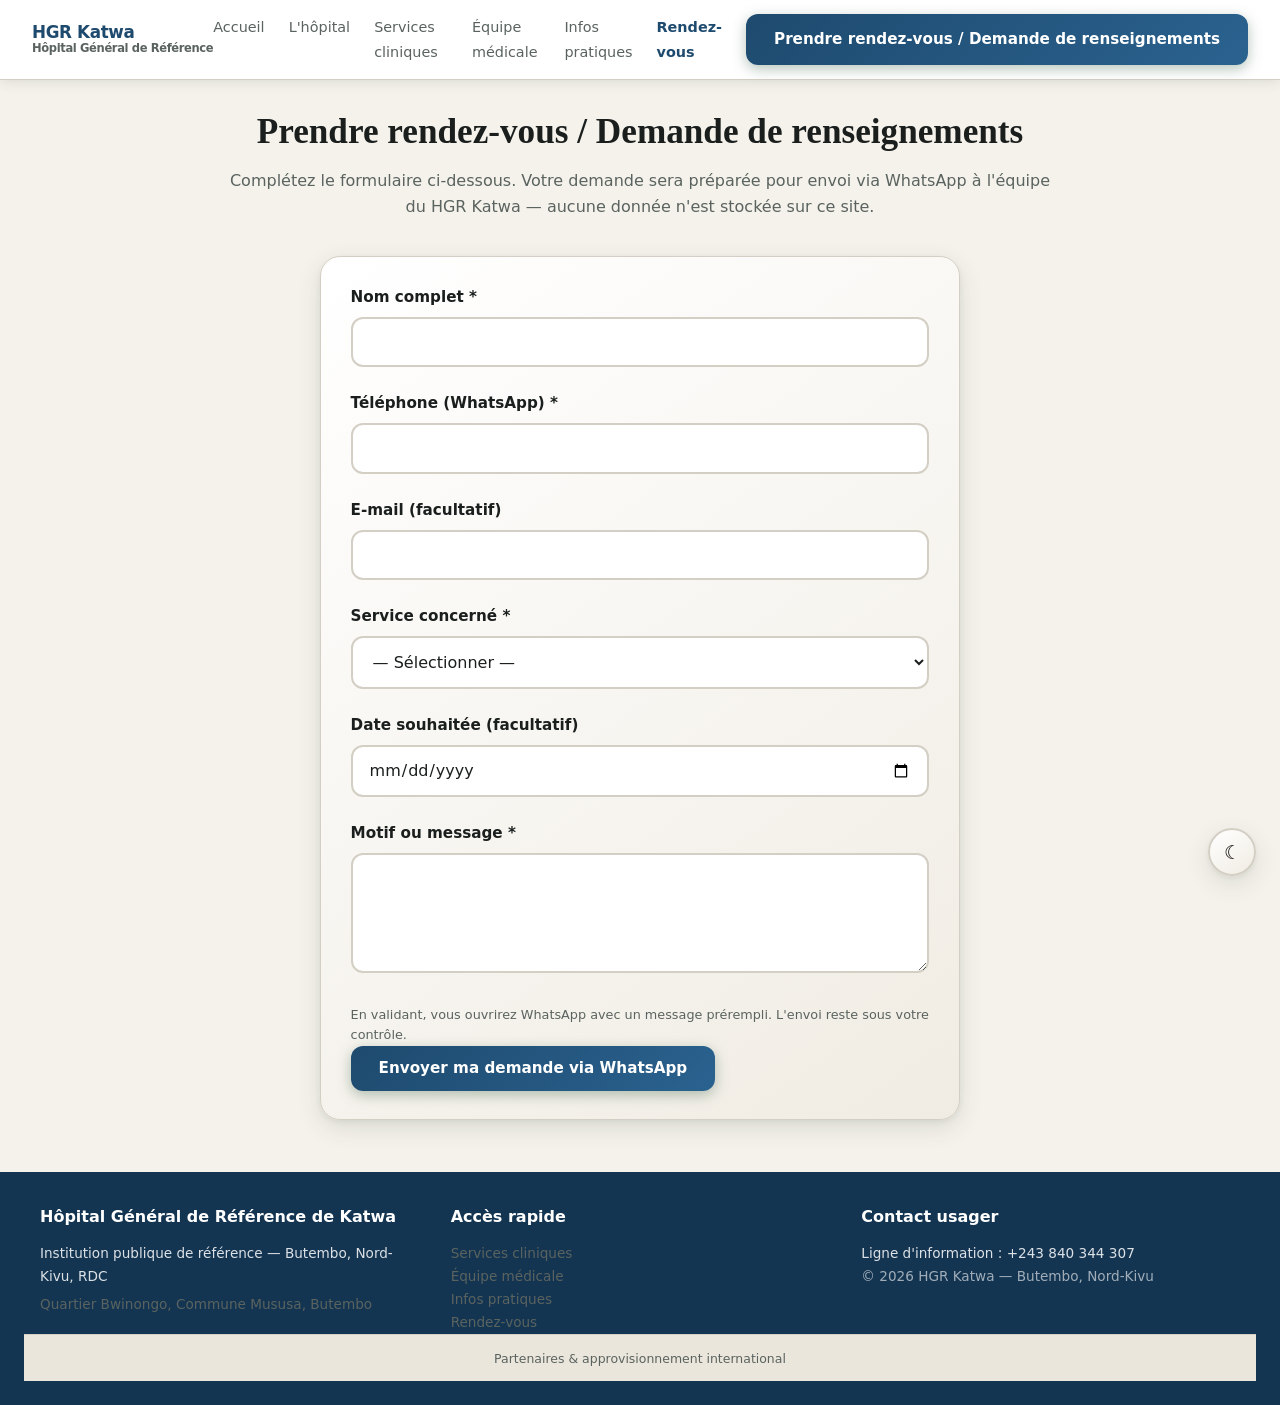
<file: rendez-vous.html>
<!DOCTYPE html>
<html lang="fr">
<head>
  <meta charset="UTF-8">
  <meta name="viewport" content="width=device-width, initial-scale=1.0">
  <meta http-equiv="Content-Security-Policy" content="default-src 'self'; img-src 'self' https: data:; script-src 'self' 'unsafe-inline'; style-src 'self' 'unsafe-inline' https://fonts.googleapis.com; font-src 'self' https://fonts.gstatic.com;">
  <meta name="referrer" content="no-referrer">
  <title>Rendez-vous &amp; renseignements — HGR Katwa</title>
  <meta name="description" content="Formulaire de prise de rendez-vous ou demande de renseignements — Hôpital Général de Référence de Katwa, Butembo.">
  <link rel="stylesheet" href="./css/style.css">
  <link href="https://fonts.googleapis.com/css2?family=DM+Sans:wght@400;500;600;700&family=DM+Serif+Display&display=swap" rel="stylesheet">
</head>
<body data-page="rendez-vous">
  <div id="nav-slot"></div>

  <main id="main-content">
    <header class="page-header">
      <h1 id="rdv-title">Prendre rendez-vous / Demande de renseignements</h1>
      <p id="rdv-intro">Complétez le formulaire ci-dessous. Votre demande sera préparée pour envoi via WhatsApp à l'équipe du HGR Katwa — aucune donnée n'est stockée sur ce site.</p>
    </header>

    <section class="section">
      <form class="institution-form card-3d" id="rdv-form" novalidate>
        <div class="form-group">
          <label for="rdv-nom">Nom complet <span aria-hidden="true">*</span></label>
          <input type="text" id="rdv-nom" name="rdv-nom" required maxlength="80" autocomplete="name">
        </div>
        <div class="form-group">
          <label for="rdv-telephone">Téléphone (WhatsApp) <span aria-hidden="true">*</span></label>
          <input type="tel" id="rdv-telephone" name="rdv-telephone" required maxlength="30" autocomplete="tel">
        </div>
        <div class="form-group">
          <label for="rdv-email">E-mail (facultatif)</label>
          <input type="email" id="rdv-email" name="rdv-email" maxlength="80" autocomplete="email">
        </div>
        <div class="form-group">
          <label for="rdv-service">Service concerné <span aria-hidden="true">*</span></label>
          <select id="rdv-service" name="rdv-service" required>
            <option value="">— Sélectionner —</option>
          </select>
        </div>
        <div class="form-group">
          <label for="rdv-date">Date souhaitée (facultatif)</label>
          <input type="date" id="rdv-date" name="rdv-date">
        </div>
        <div class="form-group">
          <label for="rdv-message">Motif ou message <span aria-hidden="true">*</span></label>
          <textarea id="rdv-message" name="rdv-message" required maxlength="800" rows="5"></textarea>
        </div>
        <p class="form-help" id="rdv-help">En validant, vous ouvrirez WhatsApp avec un message prérempli. L'envoi reste sous votre contrôle.</p>
        <button type="submit" class="btn btn-primary" id="rdv-submit">Envoyer ma demande via WhatsApp</button>
        <p class="rdv-feedback" id="rdv-feedback" hidden role="status"></p>
      </form>
    </section>
  </main>

  <div id="footer-slot"></div>
  <button type="button" class="theme-toggle" id="theme-toggle-btn" aria-label="Changer de thème"><span class="theme-toggle-icon" aria-hidden="true">☾</span></button>
  <script type="module" src="./js/app.js"></script>
  <script type="module" src="./js/rendez-vous.js"></script>
</body>
</html>
</file>
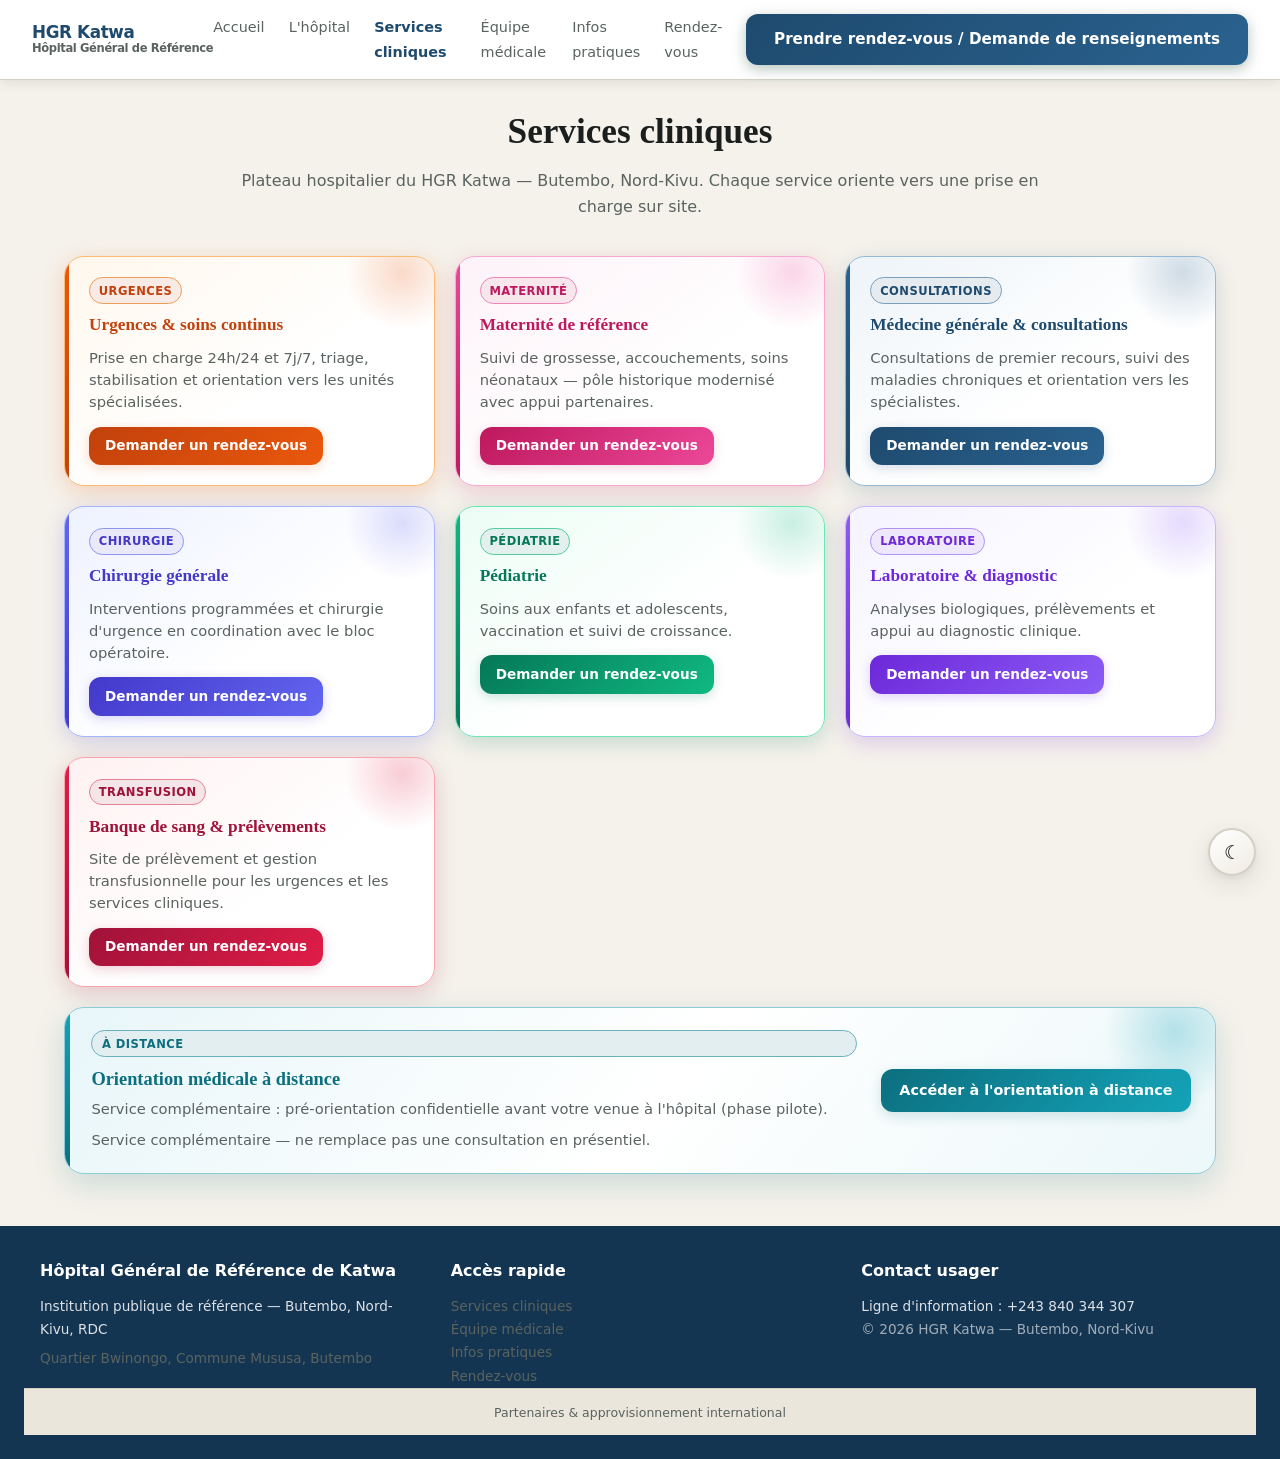
<file: services.html>
<!DOCTYPE html>
<html lang="fr">
<head>
  <meta charset="UTF-8">
  <meta name="viewport" content="width=device-width, initial-scale=1.0">
  <meta http-equiv="Content-Security-Policy" content="default-src 'self'; img-src 'self' https: data:; script-src 'self' 'unsafe-inline'; style-src 'self' 'unsafe-inline' https://fonts.googleapis.com; font-src 'self' https://fonts.gstatic.com;">
  <meta name="referrer" content="no-referrer">
  <title>Services cliniques — HGR Katwa</title>
  <meta name="description" content="Grille des services cliniques de l'Hôpital Général de Référence de Katwa à Butembo.">
  <link rel="stylesheet" href="./css/style.css">
  <link href="https://fonts.googleapis.com/css2?family=DM+Sans:wght@400;500;600;700&family=DM+Serif+Display&display=swap" rel="stylesheet">
</head>
<body data-page="services">
  <div id="nav-slot"></div>

  <main id="main-content">
    <header class="page-header">
      <h1 id="services-title">Services cliniques</h1>
      <p id="services-intro">Plateau hospitalier du HGR Katwa — Butembo, Nord-Kivu. Chaque service oriente vers une prise en charge sur site.</p>
    </header>

    <section class="section" id="services-section">
      <div class="institution-grid institution-grid--services" id="services-grid"></div>
    </section>
  </main>

  <div id="footer-slot"></div>
  <button type="button" class="theme-toggle" id="theme-toggle-btn" aria-label="Changer de thème"><span class="theme-toggle-icon" aria-hidden="true">☾</span></button>
  <script type="module" src="./js/app.js"></script>
  <script type="module" src="./js/services.js"></script>
</body>
</html>
</file>
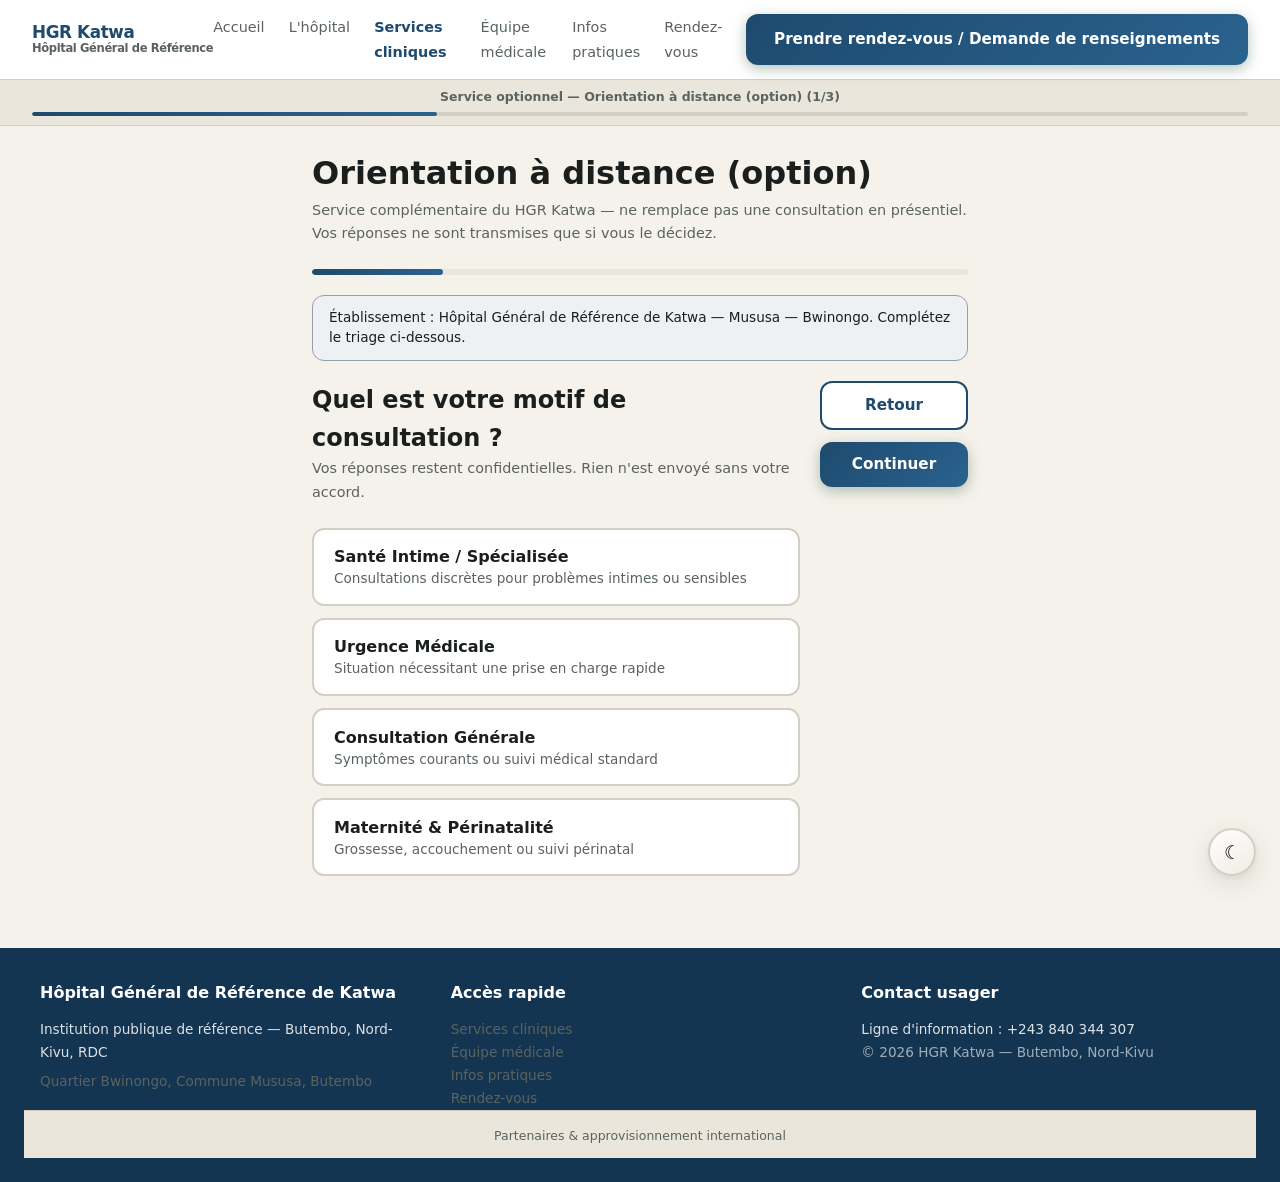
<file: triage.html>
<!DOCTYPE html>
<html lang="fr">
<head>
  <meta charset="UTF-8">
  <meta name="viewport" content="width=device-width, initial-scale=1.0">
  <meta http-equiv="Content-Security-Policy" content="default-src 'self'; img-src 'self' https: data:; script-src 'self' 'unsafe-inline'; style-src 'self' 'unsafe-inline' https://fonts.googleapis.com; font-src 'self' https://fonts.gstatic.com;">
  <meta name="referrer" content="no-referrer">
  <title>Orientation à distance — HGR Katwa (option)</title>
  <meta name="description" content="Service optionnel d'orientation médicale à distance — Hôpital Général de Référence de Katwa, Butembo.">
  <meta name="robots" content="noindex, follow">
  <link rel="canonical" href="./triage.html">
  <meta property="og:title" content="Orientation à distance — HGR Katwa">
  <meta property="og:description" content="Service optionnel — Hôpital Général de Référence de Katwa, Butembo.">
  <meta property="og:type" content="website">
  <link rel="preconnect" href="https://fonts.googleapis.com">
  <link rel="preconnect" href="https://fonts.gstatic.com" crossorigin>
  <link href="https://fonts.googleapis.com/css2?family=DM+Sans:wght@400;500;600;700&family=DM+Serif+Display&display=swap" rel="stylesheet">
  <link rel="stylesheet" href="./css/style.css?v=20250906-1">
</head>
<body data-page="triage">
  <div id="nav-slot"></div>

  <main id="main-content">
    <div class="triage-container" id="triage-container">
      <h1 id="triage-title">Orientation à distance (option)</h1>
      <p class="triage-hint" id="triage-intro">Service complémentaire du HGR Katwa — ne remplace pas une consultation en présentiel. Vos réponses ne sont transmises que si vous le décidez.</p>

      <div class="triage-progress-wrap" id="triage-progress-wrap" role="progressbar" aria-valuenow="25" aria-valuemin="0" aria-valuemax="100">
        <div class="triage-progress-bar" id="triage-progress"></div>
      </div>

      <div class="triage-motif-banner triage-resume-banner" id="triage-motif-banner" hidden></div>
      <div class="triage-resume-banner" id="triage-resume-banner" hidden></div>

      <div class="triage-workspace" id="triage-workspace">
        <div id="triage-question-area"></div>
        <aside class="triage-nav" id="triage-nav" aria-label="Navigation du triage">
          <button type="button" class="btn btn-secondary" id="triage-prev-btn" hidden>Retour</button>
          <button type="button" class="btn btn-primary" id="triage-next-btn" disabled>Continuer</button>
        </aside>
      </div>
    </div>
  </main>

  <div id="footer-slot"></div>

  <button type="button" class="theme-toggle" id="theme-toggle-btn" aria-label="Changer de thème">
    <span class="theme-toggle-icon" aria-hidden="true">☾</span>
  </button>

  <script type="module" src="./js/app.js"></script>
  <script type="module" src="./js/triage.js"></script>
</body>
</html>
</file>
<file: css/style.css>
/* HGR Katwa — Design System institutionnel */

:root {
  --color-primary: #1e4a6e;
  --color-primary-light: #2a628f;
  --color-primary-dark: #143552;
  --color-accent: var(--partner-accent, #3d7a6a);
  --color-bg: #f5f2eb;
  --color-bg-alt: #ebe6dc;
  --color-surface: #ffffff;
  --color-text: #1a1f1e;
  --color-text-muted: #5a635f;
  --color-border: #d4cfc4;
  --color-shadow: rgba(30, 61, 40, 0.12);
  --gradient-hero: linear-gradient(135deg, #f5f2eb 0%, #e8e4d9 50%, #dce8df 100%);
  --gradient-card: linear-gradient(145deg, #ffffff 0%, #f0ece3 100%);
  --font-main: 'DM Sans', system-ui, sans-serif;
  --font-sensitive: 'DM Serif Display', Georgia, serif;
  --radius: 12px;
  --radius-lg: 20px;
  --shadow-3d: 0 8px 24px var(--color-shadow), 0 2px 6px rgba(0, 0, 0, 0.06);
  --shadow-hover: 0 16px 40px rgba(30, 61, 40, 0.18), 0 4px 12px rgba(0, 0, 0, 0.08);
  --nav-height: 72px;
  --mobile-cta-height: 0px;
  --flow-indicator-height: 0px;
  --transition: 0.25s cubic-bezier(0.4, 0, 0.2, 1);
  --teleconsult-primary: #0c6f7f;
  --teleconsult-primary-light: #14a3b8;
  --teleconsult-surface: #e8f6f9;
  --teleconsult-border: #8ecbd8;
  --teleconsult-glow: rgba(12, 111, 127, 0.18);
}

[data-theme="dark"] {
  --color-bg: #121816;
  --color-bg-alt: #1a221e;
  --color-surface: #1e2824;
  --color-text: #e8ebe9;
  --color-text-muted: #9aa8a2;
  --color-border: #2e3d36;
  --color-shadow: rgba(0, 0, 0, 0.4);
  --gradient-hero: linear-gradient(135deg, #121816 0%, #1a2820 50%, #152018 100%);
  --gradient-card: linear-gradient(145deg, #1e2824 0%, #162018 100%);
  --teleconsult-primary: #3db8cc;
  --teleconsult-primary-light: #5fd4e6;
  --teleconsult-surface: #122428;
  --teleconsult-border: #2a5a64;
  --teleconsult-glow: rgba(61, 184, 204, 0.22);
}

*, *::before, *::after { box-sizing: border-box; margin: 0; padding: 0; }

html {
  scroll-behavior: smooth;
  font-size: 16px;
}

body {
  font-family: var(--font-main);
  background: var(--color-bg);
  color: var(--color-text);
  line-height: 1.6;
  min-height: 100vh;
  opacity: 0;
  transition: opacity 0.4s ease;
  padding-top: calc(var(--nav-height) + var(--mobile-cta-height) + var(--flow-indicator-height));
}

body.page-loaded { opacity: 1; }

img { max-width: 100%; height: auto; display: block; }

a { color: var(--color-primary); text-decoration: none; transition: color var(--transition); }
a:hover { color: var(--color-primary-light); }

/* Navigation */
#nav-slot {
  position: fixed;
  top: 0;
  left: 0;
  right: 0;
  z-index: 100;
}

.main-nav {
  display: flex;
  align-items: center;
  justify-content: space-between;
  padding: 0.85rem 2rem;
  background: var(--color-surface);
  border-bottom: 1px solid var(--color-border);
  box-shadow: 0 2px 12px var(--color-shadow);
  min-height: var(--nav-height);
}

.nav-brand {
  font-weight: 700;
  font-size: 1.15rem;
  color: var(--color-primary);
  letter-spacing: -0.02em;
  flex-shrink: 0;
}

.nav-toggle {
  display: none;
  flex-direction: column;
  justify-content: center;
  align-items: center;
  gap: 6px;
  width: 44px;
  height: 44px;
  margin-left: auto;
  padding: 0;
  border: none;
  border-radius: var(--radius);
  background: transparent;
  cursor: pointer;
  transition: background var(--transition);
}

.nav-toggle:hover,
.nav-toggle:focus-visible {
  background: var(--color-bg-alt);
  outline: none;
}

.nav-toggle-bar {
  display: block;
  width: 22px;
  height: 2px;
  border-radius: 2px;
  background: var(--color-text);
  transition: transform var(--transition), opacity var(--transition);
}

.main-nav--open .nav-toggle-bar:nth-child(1) {
  transform: translateY(8px) rotate(45deg);
}

.main-nav--open .nav-toggle-bar:nth-child(2) {
  opacity: 0;
}

.main-nav--open .nav-toggle-bar:nth-child(3) {
  transform: translateY(-8px) rotate(-45deg);
}

.nav-menu-panel {
  display: flex;
  align-items: center;
}

.nav-backdrop {
  display: none;
}

.nav-menu-close {
  display: none;
}

.nav-actions {
  display: flex;
  align-items: center;
  gap: 1.5rem;
}

.nav-links {
  display: flex;
  gap: 1.5rem;
  list-style: none;
}

.nav-links a {
  color: var(--color-text-muted);
  font-size: 0.9rem;
  font-weight: 500;
}

.nav-links a.nav-link--active,
.nav-links a[aria-current="page"] {
  color: var(--color-primary);
  font-weight: 600;
}

.nav-cta--desktop {
  padding: 0.6rem 1.15rem;
  font-size: 0.85rem;
  white-space: nowrap;
}

.mobile-cta-bar {
  display: none;
}

body.nav-menu-open {
  overflow: hidden;
}

body:has(#flow-step-indicator) {
  --flow-indicator-height: 2.75rem;
}

.flow-step-indicator {
  background: var(--color-bg-alt);
  border-bottom: 1px solid var(--color-border);
  padding: 0.45rem 2rem 0.55rem;
}

.flow-step-indicator-text {
  font-size: 0.78rem;
  font-weight: 600;
  color: var(--color-text-muted);
  margin-bottom: 0.35rem;
  text-align: center;
}

.flow-step-indicator-bar {
  background: var(--color-border);
  border-radius: 999px;
  height: 4px;
  overflow: hidden;
}

.flow-step-indicator-fill {
  height: 100%;
  background: linear-gradient(90deg, var(--color-primary), var(--color-primary-light));
  border-radius: 999px;
  transition: width var(--transition);
}

/* Theme Toggle */
.theme-toggle {
  position: fixed;
  bottom: 1.5rem;
  right: 1.5rem;
  z-index: 200;
  width: 48px;
  height: 48px;
  border-radius: 50%;
  border: 2px solid var(--color-border);
  background: var(--gradient-card);
  box-shadow: var(--shadow-3d);
  cursor: pointer;
  display: flex;
  align-items: center;
  justify-content: center;
  font-size: 1.2rem;
  opacity: 0;
  transform: translateY(20px);
  pointer-events: none;
  transition: opacity var(--transition), transform var(--transition);
}

.theme-toggle--visible {
  opacity: 1;
  transform: translateY(0);
  pointer-events: auto;
}

.theme-toggle:hover {
  transform: translateY(-2px);
  box-shadow: var(--shadow-hover);
}

/* Buttons */
.btn {
  display: inline-flex;
  align-items: center;
  justify-content: center;
  padding: 0.85rem 1.75rem;
  border-radius: var(--radius);
  font-family: var(--font-main);
  font-weight: 600;
  font-size: 0.95rem;
  border: none;
  cursor: pointer;
  transition: transform var(--transition), box-shadow var(--transition);
  text-decoration: none;
}

.btn-primary {
  background: linear-gradient(135deg, var(--color-primary) 0%, var(--color-primary-light) 100%);
  color: #fff;
  box-shadow: 0 4px 14px rgba(45, 90, 61, 0.35);
}

.btn-primary:hover {
  transform: translateY(-3px);
  box-shadow: var(--shadow-hover);
  color: #fff;
}

.btn-secondary {
  background: var(--color-surface);
  color: var(--color-primary);
  border: 2px solid var(--color-primary);
}

.btn-secondary:hover { transform: translateY(-2px); }

.btn-disabled {
  display: inline-flex;
  flex-direction: column;
  align-items: center;
  gap: 0.25rem;
  background: var(--color-bg-alt);
  color: var(--color-text-muted);
  cursor: not-allowed;
  border: 1px dashed var(--color-border);
  text-decoration: none;
  padding: 0.75rem 1.25rem;
}

.btn-disabled .btn-strike {
  text-decoration: line-through;
  opacity: 0.65;
  font-size: 0.85rem;
}

.btn-disabled .btn-free-label {
  color: var(--color-primary);
  font-weight: 600;
  font-size: 0.9rem;
  text-decoration: none;
}

.btn-disabled:hover { transform: none; }

/* Cards 3D */
.card-3d {
  background: var(--gradient-card);
  border-radius: var(--radius-lg);
  box-shadow: var(--shadow-3d);
  border: 1px solid var(--color-border);
  transition: transform var(--transition), box-shadow var(--transition);
}

.card-3d:hover {
  transform: translateY(-4px);
  box-shadow: var(--shadow-hover);
}

/* Hero */
.hero {
  background: var(--gradient-hero);
  padding: 1.5rem 1.5rem 1.75rem;
  display: grid;
  grid-template-columns: 1fr 1fr;
  gap: 2rem;
  align-items: center;
  max-width: 1200px;
  margin: 0 auto;
}

.hero-content h1 {
  font-family: var(--font-sensitive);
  font-size: clamp(1.75rem, 3.5vw, 2.5rem);
  line-height: 1.15;
  color: var(--color-text);
  margin-bottom: 0.75rem;
}

.hero-content h1 em {
  font-style: normal;
  color: var(--color-primary);
}

.hero-subtitle {
  font-size: 1rem;
  color: var(--color-text-muted);
  margin-bottom: 1.5rem;
  max-width: 520px;
}

.hero-cta-group {
  display: flex;
  gap: 1rem;
  flex-wrap: wrap;
  align-items: center;
}

.hero-badge {
  display: inline-block;
  background: var(--color-primary);
  color: #fff;
  padding: 0.35rem 0.85rem;
  border-radius: 999px;
  font-size: 0.8rem;
  font-weight: 600;
  margin-bottom: 1rem;
}

.hero-visual {
  position: relative;
  border-radius: var(--radius-lg);
  overflow: hidden;
  box-shadow: var(--shadow-3d);
}

.hero-visual img {
  width: 100%;
  height: 300px;
  object-fit: cover;
}

/* Marquee */
.marquee-section {
  background: var(--color-primary-dark);
  padding: 0.75rem 0;
  overflow: hidden;
  border-top: 1px solid rgba(255, 255, 255, 0.08);
  border-bottom: 1px solid rgba(255, 255, 255, 0.08);
}

.marquee-track {
  display: flex;
  gap: 3rem;
  animation: marquee 30s linear infinite;
  width: max-content;
}

.marquee-section:hover .marquee-track {
  animation-play-state: paused;
}

.marquee-item {
  color: rgba(255, 255, 255, 0.85);
  font-size: 0.85rem;
  font-weight: 500;
  white-space: nowrap;
  display: flex;
  align-items: center;
  gap: 0.5rem;
}

.marquee-item::before {
  content: '✓';
  color: #7ec99a;
}

@keyframes marquee {
  0% { transform: translateX(0); }
  100% { transform: translateX(-50%); }
}

/* Sections */
.section {
  padding: 1.75rem 1.5rem;
  max-width: 1200px;
  margin: 0 auto;
}

.section-header {
  text-align: center;
  margin-bottom: 1.25rem;
}

.section-header h2 {
  font-family: var(--font-sensitive);
  font-size: clamp(1.35rem, 3vw, 2rem);
  margin-bottom: 0.5rem;
}

.section-header p {
  color: var(--color-text-muted);
  max-width: 600px;
  margin: 0 auto;
}

/* Steps */
.steps-grid {
  display: grid;
  grid-template-columns: repeat(auto-fit, minmax(260px, 1fr));
  gap: 1rem;
}

.step-card {
  padding: 1.15rem;
  text-align: center;
}

.step-number {
  width: 48px;
  height: 48px;
  background: linear-gradient(135deg, var(--color-primary), var(--color-primary-light));
  color: #fff;
  border-radius: 50%;
  display: flex;
  align-items: center;
  justify-content: center;
  font-weight: 700;
  font-size: 1.2rem;
  margin: 0 auto 1rem;
  box-shadow: 0 4px 12px rgba(45, 90, 61, 0.3);
}

.step-card h3 {
  font-size: 1.1rem;
  margin-bottom: 0.5rem;
}

.step-card p {
  color: var(--color-text-muted);
  font-size: 0.9rem;
}

.step-card img {
  width: 100%;
  height: 160px;
  object-fit: cover;
  border-radius: var(--radius);
  margin-bottom: 1rem;
}

/* Hospitals preview — accueil */
.section-hospitals {
  background: linear-gradient(180deg, transparent 0%, rgba(45, 90, 61, 0.04) 50%, transparent 100%);
}

.hospitals-preview {
  display: grid;
  grid-template-columns: repeat(3, minmax(0, 1fr));
  gap: 1.75rem;
  align-items: stretch;
}

.hospital-preview-card {
  display: flex;
  flex-direction: column;
  overflow: hidden;
  border: 1px solid var(--color-border);
  border-radius: var(--radius-lg);
  background: var(--gradient-card);
  box-shadow: var(--shadow-3d);
  transition: transform var(--transition), box-shadow var(--transition), border-color var(--transition);
  position: relative;
}

.hospital-preview-card::before {
  content: '';
  position: absolute;
  inset: 0;
  border-radius: inherit;
  padding: 1px;
  background: linear-gradient(
    145deg,
    color-mix(in srgb, var(--hospital-accent, var(--color-primary)) 55%, transparent),
    transparent 45%,
    color-mix(in srgb, var(--hospital-accent, var(--color-primary)) 25%, transparent)
  );
  -webkit-mask: linear-gradient(#fff 0 0) content-box, linear-gradient(#fff 0 0);
  mask: linear-gradient(#fff 0 0) content-box, linear-gradient(#fff 0 0);
  -webkit-mask-composite: xor;
  mask-composite: exclude;
  pointer-events: none;
  opacity: 0.85;
}

.hospital-preview-card:hover {
  transform: translateY(-6px);
  box-shadow: var(--shadow-hover);
  border-color: color-mix(in srgb, var(--hospital-accent, var(--color-primary)) 40%, var(--color-border));
}

.hospital-preview-image {
  position: relative;
  width: 100%;
  aspect-ratio: 16 / 9;
  overflow: hidden;
  background: var(--color-bg-alt);
  flex-shrink: 0;
}

.hospital-preview-card img {
  width: 100%;
  height: 100%;
  object-fit: cover;
  object-position: center;
  display: block;
}

.hospital-preview-image .img-fallback {
  min-height: 100%;
  height: 100%;
}

.hospital-preview-body {
  display: flex;
  flex-direction: column;
  gap: 0.55rem;
  padding: 1.25rem 1.35rem 1.5rem;
  flex: 1;
}

.hospital-preview-badge {
  display: inline-block;
  align-self: flex-start;
  background: var(--hospital-accent, var(--color-primary));
  color: #fff;
  padding: 0.28rem 0.7rem;
  border-radius: 999px;
  font-size: 0.68rem;
  font-weight: 700;
  line-height: 1.35;
  letter-spacing: 0.02em;
}

.hospital-preview-body h3 {
  font-size: 1.05rem;
  line-height: 1.3;
  margin: 0;
  color: var(--color-text);
}

.hospital-preview-location {
  font-size: 0.8rem;
  font-weight: 600;
  color: var(--hospital-accent, var(--color-primary));
  margin: 0;
}

.hospital-preview-desc {
  font-size: 0.84rem;
  line-height: 1.55;
  color: var(--color-text-muted);
  margin: 0;
}

.hospital-preview-specialites {
  list-style: none;
  margin: 0.35rem 0 0;
  padding: 0;
  display: flex;
  flex-direction: column;
  gap: 0.35rem;
}

.hospital-preview-specialites li {
  font-size: 0.8rem;
  color: var(--color-text-muted);
  padding-left: 1rem;
  position: relative;
  line-height: 1.45;
}

.hospital-preview-specialites li::before {
  content: '•';
  position: absolute;
  left: 0;
  color: var(--hospital-accent, var(--color-primary));
  font-weight: 700;
}

.hospital-preview-toggle {
  display: none;
}

.hospital-preview-toggle-chevron {
  width: 0.45rem;
  height: 0.45rem;
  border-right: 2px solid currentColor;
  border-bottom: 2px solid currentColor;
  transform: rotate(45deg);
  transition: transform var(--transition);
  flex-shrink: 0;
}

.hospital-preview-card.is-expanded .hospital-preview-toggle-chevron {
  transform: rotate(-135deg);
}

@media (max-width: 1100px) {
  .hospitals-preview {
    grid-template-columns: repeat(2, minmax(0, 1fr));
    gap: 1.5rem;
  }
}

@media (max-width: 680px) {
  .hospitals-preview {
    grid-template-columns: 1fr;
    gap: 1.25rem;
  }

  .hospital-preview-body {
    padding: 1rem 1.1rem 1.35rem;
    gap: 0.5rem;
  }

  .hospital-preview-badge {
    font-size: 0.65rem;
    line-height: 1.4;
    white-space: normal;
    max-width: 100%;
  }

  .hospital-preview-body h3 {
    font-size: 1rem;
  }

  .hospital-preview-desc {
    font-size: 0.82rem;
    line-height: 1.6;
    overflow-wrap: anywhere;
    word-break: break-word;
    display: -webkit-box;
    -webkit-line-clamp: 2;
    -webkit-box-orient: vertical;
    overflow: hidden;
  }

  .hospital-preview-card.is-expanded .hospital-preview-desc {
    display: block;
    -webkit-line-clamp: unset;
    overflow: visible;
  }

  .hospital-preview-toggle {
    display: flex;
    align-items: center;
    justify-content: center;
    gap: 0.45rem;
    width: 100%;
    margin-top: 0.15rem;
    padding: 0.55rem 0.75rem;
    border: 1px solid color-mix(in srgb, var(--hospital-accent, var(--color-primary)) 35%, var(--color-border));
    border-radius: var(--radius);
    background: color-mix(in srgb, var(--hospital-accent, var(--color-primary)) 8%, var(--color-surface));
    color: var(--hospital-accent, var(--color-primary));
    font-family: var(--font-main);
    font-size: 0.78rem;
    font-weight: 600;
    cursor: pointer;
    transition: background var(--transition), border-color var(--transition);
  }

  .hospital-preview-toggle:focus-visible {
    outline: 2px solid var(--hospital-accent, var(--color-primary));
    outline-offset: 2px;
  }

  .hospital-preview-panel {
    display: none;
  }

  .hospital-preview-card.is-expanded .hospital-preview-panel {
    display: block;
  }

  .hospital-preview-specialites li {
    font-size: 0.78rem;
    line-height: 1.5;
  }
}

.hospital-description {
  font-size: 0.85rem;
  line-height: 1.55;
  color: var(--color-text-muted);
  margin: 0 0 0.5rem;
}

/* Quick triage — accueil */
.quick-triage-grid {
  display: grid;
  grid-template-columns: repeat(2, minmax(0, 1fr));
  gap: 1rem;
  align-items: stretch;
}

.quick-triage-card {
  display: flex;
  flex-direction: column;
  align-items: flex-start;
  gap: 0.35rem;
  width: 100%;
  min-width: 0;
  padding: 1.15rem 1.2rem;
  text-align: left;
  cursor: pointer;
  font-family: var(--font-main);
  border: 2px solid var(--color-border);
  background: var(--gradient-card);
  transition: border-color var(--transition), transform var(--transition), box-shadow var(--transition);
}

.quick-triage-card:hover,
.quick-triage-card:focus-visible {
  border-color: var(--color-primary-light);
  transform: translateY(-3px);
  box-shadow: var(--shadow-hover);
  outline: none;
}

.quick-triage-title {
  font-weight: 600;
  font-size: 1rem;
  color: var(--color-text);
}

.quick-triage-desc {
  font-size: 0.85rem;
  color: var(--color-text-muted);
  line-height: 1.45;
}

/* Value section */
.value-grid {
  display: grid;
  grid-template-columns: 1fr 1fr;
  gap: 1.75rem;
  align-items: center;
}

.value-list {
  list-style: none;
  display: flex;
  flex-direction: column;
  gap: 1rem;
}

.value-list li {
  display: flex;
  gap: 0.75rem;
  align-items: flex-start;
  padding: 1rem;
  background: var(--color-surface);
  border-radius: var(--radius);
  border-left: 4px solid var(--color-primary);
  box-shadow: 0 2px 8px var(--color-shadow);
}

.value-list li strong {
  color: var(--color-primary);
}

/* Triage */
.triage-container {
  max-width: 720px;
  margin: 0 auto;
  padding: 2rem 2rem 3rem;
}

.triage-workspace {
  display: grid;
  grid-template-columns: 1fr;
  gap: 1rem;
  align-items: start;
}

.triage-progress-wrap {
  background: var(--color-bg-alt);
  border-radius: 999px;
  height: 6px;
  margin-bottom: 2.5rem;
  overflow: hidden;
}

.triage-progress-bar {
  height: 100%;
  background: linear-gradient(90deg, var(--color-primary), var(--color-primary-light));
  border-radius: 999px;
  width: 25%;
  transition: width 0.4s ease;
}

.triage-resume-banner {
  margin: -1.25rem 0 1.25rem;
  padding: 0.75rem 1rem;
  border-radius: var(--radius);
  border: 1px solid color-mix(in srgb, var(--color-primary) 35%, var(--color-border));
  background: color-mix(in srgb, var(--color-primary) 8%, var(--color-surface));
}

.triage-resume-banner p {
  margin: 0;
  font-size: 0.85rem;
  line-height: 1.45;
  color: var(--color-text);
  font-weight: 500;
}

.triage-motif-badge {
  display: inline-block;
  margin: 0 0 1rem;
  padding: 0.45rem 0.85rem;
  border-radius: var(--radius);
  border: 1px solid color-mix(in srgb, var(--color-primary) 40%, var(--color-border));
  background: color-mix(in srgb, var(--color-primary) 10%, var(--color-surface));
  font-size: 0.82rem;
  font-weight: 600;
  color: var(--color-text);
}

.triage-resume-welcome {
  overflow: hidden;
  padding: 0;
}

.triage-resume-welcome-image {
  position: relative;
  aspect-ratio: 16 / 9;
  max-height: 220px;
  overflow: hidden;
  background: var(--color-border);
}

.triage-resume-welcome-img {
  width: 100%;
  height: 100%;
  object-fit: cover;
  display: block;
}

.triage-resume-welcome-text {
  padding: 1.25rem 1.35rem 1.35rem;
}

.triage-resume-welcome-text h2 {
  margin: 0 0 0.35rem;
  font-size: 1.15rem;
  line-height: 1.3;
}

.triage-resume-welcome-location {
  margin: 0 0 0.85rem;
  font-size: 0.85rem;
  color: var(--color-text-muted);
  font-weight: 500;
}

.triage-resume-welcome-text .triage-hint {
  margin-bottom: 0;
}

.triage-hint {
  color: var(--color-text-muted);
  font-size: 0.9rem;
  margin-bottom: 1.5rem;
}

.triage-options-grid {
  display: flex;
  flex-direction: column;
  gap: 0.75rem;
}

.triage-option {
  display: flex;
  flex-direction: column;
  align-items: flex-start;
  padding: 1.1rem 1.25rem;
  background: var(--color-surface);
  border: 2px solid var(--color-border);
  border-radius: var(--radius);
  cursor: pointer;
  text-align: left;
  font-family: var(--font-main);
  transition: border-color var(--transition), transform var(--transition), box-shadow var(--transition);
}

.triage-option:hover {
  border-color: var(--color-primary-light);
  transform: translateY(-2px);
  box-shadow: var(--shadow-3d);
}

.triage-option--selected {
  border-color: var(--color-primary);
  background: linear-gradient(135deg, rgba(45, 90, 61, 0.08), rgba(61, 122, 82, 0.05));
  box-shadow: 0 0 0 3px rgba(45, 90, 61, 0.15);
}

.triage-option-title {
  font-weight: 600;
  font-size: 1rem;
  color: var(--color-text);
}

.triage-option-desc {
  font-size: 0.85rem;
  color: var(--color-text-muted);
  margin-top: 0.25rem;
}

/* Doctor selection cards */
.doctor-cards-list {
  display: flex;
  flex-direction: column;
  gap: 1rem;
  margin-top: 1.25rem;
}

.doctor-card {
  display: flex;
  align-items: stretch;
  gap: 1rem;
  width: 100%;
  padding: 0;
  border: 2px solid var(--color-border);
  border-radius: var(--radius-lg);
  background: var(--gradient-card);
  box-shadow: var(--shadow-3d);
  cursor: pointer;
  text-align: left;
  font-family: var(--font-main);
  transition: transform var(--transition), box-shadow var(--transition), border-color var(--transition);
  overflow: hidden;
}

.doctor-card:hover {
  transform: translateY(-3px);
  box-shadow: var(--shadow-hover);
  border-color: var(--color-primary-light);
}

.doctor-card:focus-visible {
  outline: 2px solid var(--color-primary);
  outline-offset: 2px;
}

.doctor-card--selected {
  border-color: var(--color-primary);
  box-shadow: 0 0 0 1px var(--color-primary), var(--shadow-hover);
}

.doctor-card-photo {
  flex-shrink: 0;
  width: 112px;
  height: 112px;
  position: relative;
  overflow: hidden;
  background: var(--color-bg-alt);
  border-radius: var(--radius);
}

.doctor-card-image {
  width: 100%;
  height: 100%;
  object-fit: cover;
  display: block;
}

.doctor-card-photo .img-fallback {
  min-height: 0;
}

.doctor-card-fallback {
  position: absolute;
  inset: 0;
  display: flex;
  align-items: center;
  justify-content: center;
  padding: 0.4rem;
  background: linear-gradient(145deg, var(--color-primary), var(--color-primary-light));
  color: #fff;
  font-size: 0.68rem;
  font-weight: 600;
  text-align: center;
  line-height: 1.2;
}

.doctor-card-fallback span {
  display: -webkit-box;
  -webkit-line-clamp: 4;
  -webkit-box-orient: vertical;
  overflow: hidden;
}

.doctor-card-body {
  flex: 1;
  display: flex;
  flex-direction: column;
  justify-content: center;
  gap: 0.25rem;
  padding: 1rem 1.15rem 1rem 0;
  min-width: 0;
}

.doctor-card-name {
  font-family: var(--font-sensitive);
  font-size: 1.05rem;
  font-weight: 600;
  color: var(--color-text);
  margin: 0;
  line-height: 1.25;
}

.doctor-card-specialty {
  font-size: 0.9rem;
  font-weight: 600;
  color: var(--color-primary);
  margin: 0;
}

.doctor-card-title {
  font-size: 0.8rem;
  color: var(--color-text-muted);
  margin: 0;
}

.doctor-card-badge {
  display: inline-flex;
  align-items: center;
  align-self: flex-start;
  margin-top: 0.35rem;
  padding: 0.25rem 0.65rem;
  border-radius: 999px;
  font-size: 0.72rem;
  font-weight: 600;
  background: var(--color-bg-alt);
  color: var(--color-text-muted);
}

.doctor-card-badge--available {
  background: rgba(45, 90, 61, 0.12);
  color: var(--color-primary);
}

[data-theme="dark"] .doctor-card-badge--available {
  background: rgba(90, 160, 120, 0.18);
  color: var(--color-primary-light);
}

.triage-custom-field {
  margin-top: 1.25rem;
  display: flex;
  flex-direction: column;
  gap: 0.45rem;
}

.triage-custom-field label {
  font-size: 0.85rem;
  font-weight: 600;
  color: var(--color-text);
}

.triage-custom-input {
  width: 100%;
  min-height: 2.75rem;
  padding: 0.65rem 0.85rem;
  border: 2px solid var(--color-border);
  border-radius: var(--radius);
  background: var(--color-surface);
  color: var(--color-text);
  font-family: var(--font-main);
  font-size: 0.88rem;
  line-height: 1.45;
  resize: vertical;
}

.triage-custom-input:focus-visible {
  outline: 2px solid var(--color-primary);
  outline-offset: 2px;
  border-color: var(--color-primary-light);
}

.triage-custom-hint {
  font-size: 0.78rem;
  color: var(--color-text-muted);
  margin: 0;
  line-height: 1.4;
}

.triage-nav {
  display: flex;
  gap: 0.75rem;
}

body[data-page="triage"] .triage-workspace {
  grid-template-columns: minmax(0, 1fr) auto;
  gap: 1.25rem;
}

body[data-page="triage"] .triage-nav {
  position: sticky;
  top: calc(var(--nav-height) + 0.75rem);
  z-index: 50;
  flex-direction: column;
  align-self: start;
  min-width: 148px;
  grid-column: 2;
  grid-row: 1;
}

body[data-page="triage"] .triage-nav .btn {
  width: 100%;
  justify-content: center;
}

body[data-page="triage"] #triage-question-area {
  grid-column: 1;
  grid-row: 1;
  min-width: 0;
  min-height: 12rem;
}

.triage-recap-card {
  padding: 1.5rem;
  margin-top: 1rem;
}

.recap-row {
  display: flex;
  justify-content: space-between;
  padding: 0.65rem 0;
  border-bottom: 1px solid var(--color-border);
}

.recap-row:last-child { border-bottom: none; }

.recap-row dt {
  font-weight: 600;
  color: var(--color-text-muted);
  font-size: 0.9rem;
}

.recap-row dd {
  font-weight: 500;
  text-align: right;
  max-width: 60%;
}

.social-proof {
  margin-top: 1.5rem;
  padding: 0.85rem 1rem;
  background: rgba(45, 90, 61, 0.08);
  border-radius: var(--radius);
  color: var(--color-primary);
  font-size: 0.9rem;
  font-weight: 500;
}

/* Hospitals page */
.hospitals-page {
  padding: 3rem 2rem;
  max-width: 1200px;
  margin: 0 auto;
}

.hospitals-grid {
  display: grid;
  grid-template-columns: repeat(auto-fit, minmax(340px, 1fr));
  gap: 2rem;
  margin-top: 2rem;
}

.hospital-card {
  overflow: hidden;
  --hospital-accent: var(--color-primary);
}

.hospital-card-image img {
  width: 100%;
  height: 160px;
  object-fit: cover;
}

.hospital-card-image .hospital-card-fallback {
  height: auto;
  min-height: 0;
  padding: 0.4rem 0.65rem;
  font-size: 0.68rem;
  font-weight: 500;
  line-height: 1.15;
  background: var(--color-bg-alt);
  color: var(--color-text-muted);
}

.hospital-card-body {
  padding: 1.15rem 1.2rem 1.35rem;
}

.hospital-card-titlebar {
  background: var(--hospital-accent);
  color: #fff;
  padding: 0.38rem 0.65rem;
  border-radius: var(--radius);
  margin-bottom: 0.4rem;
}

.hospital-card-titlebar h2 {
  font-size: 0.82rem;
  font-weight: 600;
  line-height: 1.2;
  margin: 0;
  color: #fff;
}

.hospital-card-tagline {
  font-size: 0.65rem;
  font-weight: 500;
  line-height: 1.25;
  color: var(--color-text-muted);
  margin: 0 0 0.45rem;
}

.hospital-card h2 {
  font-size: 0.82rem;
  font-weight: 600;
  line-height: 1.2;
  margin-bottom: 0.25rem;
}

.hospital-location {
  color: var(--color-text-muted);
  font-size: 0.85rem;
  margin-bottom: 1rem;
}

.hospital-specialites {
  list-style: none;
  margin-bottom: 1rem;
}

.hospital-specialites li {
  font-size: 0.85rem;
  padding: 0.25rem 0;
  padding-left: 1rem;
  position: relative;
}

.hospital-specialites li::before {
  content: '•';
  position: absolute;
  left: 0;
  color: var(--hospital-accent);
}

.hospital-wait {
  font-size: 0.85rem;
  color: var(--color-text-muted);
  margin-bottom: 1rem;
}

.hospital-select-btn { width: 100%; }

.hospital-select-hint {
  font-size: 0.78rem;
  color: var(--color-text-muted);
  text-align: center;
  margin-top: 0.5rem;
  line-height: 1.4;
}

.hospital-recommended-badge {
  display: inline-block;
  background: rgba(45, 90, 61, 0.12);
  color: var(--color-primary);
  padding: 0.3rem 0.7rem;
  border-radius: 999px;
  font-size: 0.72rem;
  font-weight: 700;
  margin-bottom: 0.5rem;
  text-transform: uppercase;
  letter-spacing: 0.03em;
}

.hospital-card--recommended {
  border-color: var(--color-primary);
  box-shadow: 0 0 0 2px rgba(45, 90, 61, 0.15), var(--shadow-3d);
}

.confirmation-transmit-target {
  font-size: 0.9rem;
  font-weight: 600;
  color: var(--color-primary);
  margin: 0.5rem 0 1.25rem;
}

/* Hover tooltips */
.hover-tooltip-wrap {
  position: relative;
}

.hover-tooltip {
  position: absolute;
  bottom: calc(100% + 8px);
  left: 50%;
  transform: translateX(-50%) translateY(4px);
  background: var(--color-text);
  color: var(--color-bg);
  padding: 0.5rem 0.85rem;
  border-radius: var(--radius);
  font-size: 0.8rem;
  white-space: nowrap;
  opacity: 0;
  pointer-events: none;
  transition: opacity var(--transition), transform var(--transition);
  z-index: 10;
}

.hover-tooltip-wrap:hover .hover-tooltip {
  opacity: 1;
  transform: translateX(-50%) translateY(0);
}

/* Consultation */
.consultation-page {
  max-width: 800px;
  margin: 0 auto;
  padding: 3rem 2rem;
}

.consultation-recap-card {
  padding: 1.5rem;
  margin-bottom: 2rem;
}

.form-group {
  margin-bottom: 1.5rem;
}

.form-group label {
  display: block;
  font-weight: 600;
  margin-bottom: 0.5rem;
  font-size: 0.95rem;
}

.form-group input,
.form-group select {
  width: 100%;
  padding: 0.85rem 1rem;
  border: 2px solid var(--color-border);
  border-radius: var(--radius);
  font-family: var(--font-main);
  font-size: 1rem;
  background: var(--color-surface);
  color: var(--color-text);
  transition: border-color var(--transition);
}

.form-group input:focus,
.form-group select:focus {
  outline: none;
  border-color: var(--color-primary);
}

.form-help {
  font-size: 0.8rem;
  color: var(--color-text-muted);
  margin-top: 0.35rem;
}

/* Confirmation */
.confirmation-page {
  max-width: 640px;
  margin: 0 auto;
  padding: 3rem 2rem;
  text-align: center;
}

.dossier-badge {
  display: inline-block;
  background: linear-gradient(135deg, var(--color-primary-dark), var(--color-primary));
  color: #fff;
  padding: 1rem 2rem;
  border-radius: var(--radius-lg);
  font-size: 1.5rem;
  font-weight: 700;
  font-family: var(--font-sensitive);
  margin: 1.5rem 0;
  box-shadow: var(--shadow-3d);
  letter-spacing: 0.05em;
}

.pilot-badge {
  display: inline-block;
  background: rgba(45, 90, 61, 0.12);
  color: var(--color-primary);
  padding: 0.5rem 1rem;
  border-radius: 999px;
  font-size: 0.85rem;
  font-weight: 600;
  margin-bottom: 1.5rem;
}

.confirmation-summary {
  text-align: left;
  padding: 1.5rem;
  margin: 2rem 0;
}

.confirmation-mode-section {
  text-align: left;
  margin: 0 0 2rem;
}

.confirmation-mode-section h2 {
  font-size: 1.1rem;
  margin-bottom: 0.5rem;
}

.confirmation-mode-options {
  display: flex;
  flex-direction: column;
  gap: 0.75rem;
  margin-top: 1rem;
}

.confirmation-mode-option {
  width: 100%;
}

.confirmation-actions {
  display: flex;
  flex-direction: column;
  gap: 1rem;
  align-items: center;
}

.whatsapp-btn {
  background: linear-gradient(135deg, #25d366, #128c7e);
  color: #fff;
  font-size: 1.05rem;
  padding: 1rem 2.5rem;
  box-shadow: 0 4px 16px rgba(37, 211, 102, 0.35);
}

.whatsapp-btn:hover {
  color: #fff;
  transform: translateY(-3px);
}

.whatsapp-btn:disabled {
  opacity: 0.55;
  cursor: not-allowed;
  transform: none;
  box-shadow: none;
}

.hospitals-grid--single {
  grid-template-columns: minmax(0, 1fr);
  max-width: 640px;
  margin-left: auto;
  margin-right: auto;
}

.hospitals-preview:has(.hospital-preview-card:only-child) {
  grid-template-columns: minmax(0, 1fr);
  max-width: 720px;
  margin-left: auto;
  margin-right: auto;
}

/* About page */
.about-hero {
  background: var(--gradient-hero);
  padding: 2rem 1.5rem;
  text-align: center;
}

.about-hero h1 {
  font-family: var(--font-sensitive);
  font-size: clamp(2rem, 4vw, 2.75rem);
  margin-bottom: 1rem;
}

.about-grid {
  display: grid;
  grid-template-columns: repeat(auto-fit, minmax(320px, 1fr));
  gap: 1.25rem;
  padding: 0;
  max-width: 1200px;
  margin: 0 auto;
}

.about-prose {
  max-width: 720px;
  margin: 0 auto;
  display: flex;
  flex-direction: column;
  gap: 0.85rem;
}

.about-prose p {
  font-size: 0.92rem;
  line-height: 1.6;
  color: var(--color-text);
}

.about-faq {
  text-align: left;
  margin: 1.25rem auto 0;
  max-width: 560px;
}

.about-faq dt {
  font-weight: 600;
  font-size: 0.9rem;
  margin-top: 0.85rem;
  color: var(--color-text);
}

.about-faq dd {
  font-size: 0.88rem;
  color: var(--color-text-muted);
  margin: 0.35rem 0 0;
  line-height: 1.5;
}

.about-credits {
  margin-top: 1.5rem;
  font-size: 0.82rem;
  color: var(--color-text-muted);
  line-height: 1.5;
}

.about-card-desc {
  line-height: 1.55;
}

.about-card {
  padding: 0;
  overflow: hidden;
}

.about-card img {
  width: 100%;
  height: 200px;
  object-fit: cover;
}

.about-card-body {
  padding: 1.5rem;
}

.about-card-body h2 {
  font-size: 1.1rem;
  margin-bottom: 0.5rem;
}

.about-card-body p {
  font-size: 0.9rem;
  color: var(--color-text-muted);
  margin-bottom: 0.5rem;
}

.contact-section {
  max-width: 800px;
  margin: 0 auto;
  padding: 1.75rem 1.5rem;
  text-align: center;
}

/* Image fallback */
.img-fallback {
  display: flex;
  align-items: center;
  justify-content: center;
  background: linear-gradient(135deg, var(--color-primary-dark), var(--color-primary));
  color: #fff;
  min-height: 180px;
  padding: 1rem;
  text-align: center;
  font-size: 0.9rem;
}

/* Footer */
.site-footer {
  background: var(--color-primary-dark);
  color: rgba(255, 255, 255, 0.85);
  padding: 2rem 1.5rem 1.5rem;
  margin-top: 1.5rem;
}

.footer-inner {
  max-width: 1200px;
  margin: 0 auto;
  display: grid;
  grid-template-columns: repeat(auto-fit, minmax(240px, 1fr));
  gap: 2rem;
}

.footer-col h3, .footer-col h4 {
  color: #fff;
  margin-bottom: 0.75rem;
  font-size: 1rem;
}

.footer-col p, .footer-col li {
  font-size: 0.85rem;
  line-height: 1.7;
}

.footer-col ul { list-style: none; }

.footer-badge {
  background: rgba(255, 255, 255, 0.12);
  display: inline-block;
  padding: 0.4rem 0.85rem;
  border-radius: 999px;
  font-size: 0.8rem;
  font-weight: 600;
  margin-bottom: 0.75rem;
}

.footer-copy {
  font-size: 0.8rem;
  opacity: 0.7;
}

.footer-credits {
  font-size: 0.78rem;
  opacity: 0.65;
  margin-top: 0.35rem;
}

/* Responsive */
@media (max-width: 768px) {
  .hero {
    grid-template-columns: 1fr;
    grid-template-areas:
      'visual'
      'content';
    padding: 0.85rem 1rem 1.1rem;
    gap: 0.75rem;
  }

  .hero-visual {
    order: unset;
    grid-area: visual;
  }

  .hero-visual img {
    height: clamp(88px, 18vh, 120px);
  }

  .hero-content {
    grid-area: content;
    display: flex;
    flex-direction: column;
    gap: 0.5rem;
  }

  .hero-badge {
    font-size: 0.68rem;
    padding: 0.22rem 0.6rem;
    margin-bottom: 0;
  }

  .hero-content h1 {
    font-size: clamp(1.2rem, 5.2vw, 1.45rem);
    line-height: 1.2;
    margin-bottom: 0;
  }

  .hero-subtitle {
    font-size: 0.82rem;
    line-height: 1.45;
    margin-bottom: 0;
    max-width: none;
  }

  .hero-cta-group {
    flex-direction: row;
    flex-wrap: nowrap;
    align-items: stretch;
    gap: 0.45rem;
    margin-top: 0.15rem;
  }

  .hero-cta-group .btn {
    flex: 1 1 0;
    min-width: 0;
    width: auto;
    padding: 0.55rem 0.45rem;
    font-size: 0.72rem;
    line-height: 1.25;
    text-align: center;
  }

  .value-grid { grid-template-columns: 1fr; }

  .main-nav {
    padding: 0 1rem;
    flex-wrap: nowrap;
    gap: 0;
  }

  .nav-brand {
    font-size: 0.82rem;
    line-height: 1.25;
    max-width: calc(100% - 52px);
    white-space: normal;
    display: -webkit-box;
    -webkit-line-clamp: 2;
    -webkit-box-orient: vertical;
    overflow: hidden;
  }

  :root { --nav-height: 72px; }

  .nav-toggle {
    display: flex;
    flex-shrink: 0;
  }

  .nav-menu-panel {
    position: fixed;
    top: var(--nav-height);
    left: 0;
    right: 0;
    z-index: 99;
    flex-direction: column;
    align-items: stretch;
    padding: 0.5rem 1rem 1.25rem;
    background: var(--color-surface);
    border-bottom: 1px solid var(--color-border);
    box-shadow: 0 12px 32px var(--color-shadow);
    transform: translateY(-12px);
    opacity: 0;
    visibility: hidden;
    pointer-events: none;
    transition: transform var(--transition), opacity var(--transition), visibility var(--transition);
  }

  .main-nav--open .nav-menu-panel {
    transform: translateY(0);
    opacity: 1;
    visibility: visible;
    pointer-events: auto;
  }

  .nav-menu-close {
    display: flex;
    align-items: center;
    justify-content: center;
    width: 100%;
    margin-bottom: 0.35rem;
    padding: 0.65rem 0.75rem;
    border: 1px solid var(--color-border);
    border-radius: var(--radius);
    background: var(--color-bg-alt);
    color: var(--color-text);
    font-family: var(--font-main);
    font-size: 0.95rem;
    font-weight: 600;
    cursor: pointer;
  }

  .nav-menu-close:focus-visible {
    outline: 2px solid var(--color-primary);
    outline-offset: 2px;
  }

  .nav-backdrop {
    display: block;
    position: fixed;
    inset: var(--nav-height) 0 0 0;
    z-index: 98;
    background: rgba(26, 31, 30, 0.4);
    opacity: 0;
    visibility: hidden;
    pointer-events: none;
    transition: opacity var(--transition), visibility var(--transition);
  }

  [data-theme="dark"] .nav-backdrop {
    background: rgba(0, 0, 0, 0.55);
  }

  .main-nav--open .nav-backdrop {
    opacity: 1;
    visibility: visible;
    pointer-events: auto;
  }

  .nav-actions {
    flex-direction: column;
    align-items: stretch;
    gap: 0;
    width: 100%;
  }

  .nav-links {
    flex-direction: column;
    gap: 0;
    width: 100%;
  }

  .nav-links li {
    border-bottom: 1px solid var(--color-border);
  }

  .nav-links a {
    display: block;
    padding: 0.9rem 0.25rem;
    font-size: 1rem;
  }

  .nav-cta--desktop {
    display: none;
  }

  .mobile-cta-bar {
    display: flex;
    justify-content: flex-end;
    align-items: center;
    position: fixed;
    top: var(--nav-height);
    left: 0;
    right: 0;
    z-index: 999;
    padding: 0.2rem 0.65rem;
    background: transparent;
    border-bottom: none;
    box-shadow: none;
    pointer-events: none;
  }

  .mobile-cta-bar-btn {
    pointer-events: auto;
    width: auto;
    min-height: 30px;
    padding: 0.3rem 0.68rem;
    font-size: 0.68rem;
    font-weight: 700;
    line-height: 1.15;
    letter-spacing: 0.01em;
    border-radius: 999px;
    white-space: nowrap;
    box-shadow: 0 2px 8px rgba(45, 90, 61, 0.32);
  }

  body:has(#mobile-cta-bar) {
    --mobile-cta-height: 2rem;
  }

  body:has(#flow-step-indicator) {
    --flow-indicator-height: 2.5rem;
  }

  body:has(#mobile-cta-bar) .nav-menu-panel,
  body:has(#mobile-cta-bar) .nav-backdrop {
    top: calc(var(--nav-height) + var(--mobile-cta-height));
  }

  body:has(#flow-step-indicator) .nav-menu-panel,
  body:has(#flow-step-indicator) .nav-backdrop {
    top: calc(var(--nav-height) + var(--mobile-cta-height) + var(--flow-indicator-height));
  }

  body:has(#mobile-cta-bar):has(#flow-step-indicator) .nav-menu-panel,
  body:has(#mobile-cta-bar):has(#flow-step-indicator) .nav-backdrop {
    top: calc(var(--nav-height) + var(--mobile-cta-height) + var(--flow-indicator-height));
  }

  body[data-page="triage"] .triage-workspace {
    grid-template-columns: 1fr;
    gap: 1.25rem;
  }
  body[data-page="triage"] #triage-question-area {
    grid-column: 1;
    grid-row: 1;
    min-height: 0;
  }
  body[data-page="triage"] .triage-nav {
    grid-column: 1;
    grid-row: 2;
    position: sticky;
    bottom: 0;
    top: auto;
    z-index: 50;
    flex-direction: row;
    justify-content: space-between;
    min-width: 0;
    width: 100%;
    padding: 0.75rem 0 0.5rem;
    margin-top: 0.25rem;
    background: var(--color-bg);
    border-top: 1px solid var(--color-border);
    border-bottom: none;
  }
  body[data-page="triage"] .triage-nav .btn {
    width: auto;
    flex: 1;
  }

  body[data-page="triage"] .triage-container {
    padding-bottom: 1rem;
  }
  .section { padding: 1.35rem 1rem; }

  #quick-triage-section .section-header {
    margin-bottom: 0.85rem;
  }

  #quick-triage-section .section-header h2 {
    font-size: clamp(1.05rem, 4.8vw, 1.3rem);
    margin-bottom: 0.4rem;
  }

  #quick-triage-section .section-header p {
    font-size: 0.8rem;
    line-height: 1.45;
  }

  .quick-triage-grid {
    grid-template-columns: repeat(2, minmax(0, 1fr));
    gap: 0.55rem;
  }

  .quick-triage-card {
    padding: 0.7rem 0.75rem;
    gap: 0.2rem;
  }

  .quick-triage-card:hover,
  .quick-triage-card:focus-visible {
    transform: none;
  }

  .quick-triage-title {
    font-size: 0.82rem;
    line-height: 1.28;
  }

  .quick-triage-desc {
    font-size: 0.72rem;
    line-height: 1.35;
  }

  body[data-page="triage"]:has(#flow-step-indicator) .triage-nav {
    top: calc(var(--nav-height) + var(--flow-indicator-height));
  }

  .flow-step-indicator {
    padding: 0.4rem 1rem 0.5rem;
  }

  .hospitals-grid { grid-template-columns: 1fr; min-width: 0; }

  .hospital-card-body {
    padding: 1rem 1.05rem 1.15rem;
  }

  .hospital-card-titlebar {
    padding: 0.32rem 0.55rem;
    margin-bottom: 0.35rem;
  }

  .hospital-card-titlebar h2 {
    font-size: 0.76rem;
    line-height: 1.15;
  }

  .hospital-card-tagline {
    font-size: 0.62rem;
    margin-bottom: 0.35rem;
  }

  .hospital-card-image img {
    height: 140px;
  }

  .doctor-card {
    flex-direction: row;
    align-items: center;
    gap: 0.75rem;
  }

  .doctor-card-photo {
    width: 64px;
    height: 64px;
    border-radius: 10px;
  }

  .doctor-card-fallback {
    font-size: 0.58rem;
    padding: 0.25rem;
  }

  .doctor-card-body {
    padding: 0.65rem 0.75rem 0.65rem 0;
  }

  .doctor-card-name {
    font-size: 0.95rem;
  }

  .doctor-card-specialty {
    font-size: 0.82rem;
  }

  .doctor-card-badge {
    font-size: 0.65rem;
    padding: 0.2rem 0.5rem;
    margin-top: 0.25rem;
  }

  .hospitals-preview {
    grid-template-columns: 1fr;
    gap: 1.25rem;
  }

  .section-hospitals .section-header {
    margin-bottom: 1.25rem;
  }
}

/* ——— Site institutionnel HGR Katwa ——— */

.institution-hero {
  display: grid;
  grid-template-columns: 1.05fr 0.95fr;
  gap: 2rem;
  align-items: center;
  max-width: 1200px;
  margin: 0 auto;
  padding: 2.5rem 2rem 2rem;
  background: var(--gradient-hero);
}

.institution-hero h1 {
  font-family: var(--font-sensitive);
  font-size: clamp(1.85rem, 3.8vw, 2.65rem);
  line-height: 1.12;
  margin-bottom: 0.75rem;
}

.institution-hero h1 em {
  font-style: normal;
  color: var(--color-primary);
}

.institution-hero-subtitle {
  color: var(--color-text-muted);
  max-width: 540px;
  margin-bottom: 1.35rem;
}

.institution-hero-badge {
  display: inline-block;
  background: var(--color-primary);
  color: #fff;
  font-size: 0.78rem;
  font-weight: 600;
  padding: 0.3rem 0.75rem;
  border-radius: 999px;
  margin-bottom: 0.85rem;
}

.institution-hero-visual img {
  border-radius: var(--radius-lg);
  box-shadow: var(--shadow-3d);
  width: 100%;
  object-fit: cover;
}

.institution-strip {
  background: var(--color-primary-dark);
  color: #fff;
  padding: 0.85rem 1.5rem;
}

.institution-strip-list {
  display: flex;
  flex-wrap: wrap;
  justify-content: center;
  gap: 0.75rem 1.5rem;
  list-style: none;
  max-width: 1100px;
  margin: 0 auto;
  font-size: 0.88rem;
  font-weight: 500;
}

.institution-grid {
  display: grid;
  grid-template-columns: repeat(auto-fit, minmax(260px, 1fr));
  gap: 1.25rem;
}

.institution-grid--services {
  grid-template-columns: repeat(auto-fit, minmax(280px, 1fr));
}

.institution-grid--team {
  grid-template-columns: repeat(auto-fit, minmax(300px, 1fr));
}

.institution-card {
  background: var(--color-surface);
  border: 1px solid var(--color-border);
  border-radius: var(--radius-lg);
  padding: 1.25rem 1.35rem;
  box-shadow: 0 4px 16px rgba(20, 53, 82, 0.06);
}

.institution-card h2,
.institution-card h3 {
  font-size: 1.05rem;
  margin-bottom: 0.5rem;
  color: var(--color-text);
}

.institution-card p {
  color: var(--color-text-muted);
  font-size: 0.92rem;
  line-height: 1.5;
}

.institution-card--service .institution-badge {
  display: inline-block;
  font-size: 0.72rem;
  font-weight: 700;
  text-transform: uppercase;
  letter-spacing: 0.04em;
  margin-bottom: 0.45rem;
}

/* Cartes services cliniques — couleur sémantique par pôle (une teinte distincte par carte) */
.institution-card--service-themed {
  position: relative;
  overflow: hidden;
  padding: 1.25rem 1.35rem 1.25rem 1.5rem;
  border: 1px solid var(--service-border, var(--color-border));
  background: linear-gradient(
    145deg,
    var(--service-surface, var(--color-bg-alt)) 0%,
    var(--color-surface) 58%
  );
  box-shadow: 0 6px 22px var(--service-glow, rgba(20, 53, 82, 0.08));
  transition: transform var(--transition), box-shadow var(--transition), border-color var(--transition);
}

.institution-card--service-themed:hover {
  transform: translateY(-2px);
  box-shadow: 0 12px 30px var(--service-glow, rgba(20, 53, 82, 0.14));
  border-color: color-mix(in srgb, var(--service-accent) 35%, var(--service-border, var(--color-border)));
}

.institution-card--service-themed::before {
  content: '';
  position: absolute;
  inset: 0 auto 0 0;
  width: 4px;
  background: linear-gradient(180deg, var(--service-accent-light), var(--service-accent));
}

.institution-card--service-themed::after {
  content: '';
  position: absolute;
  top: -2.5rem;
  right: -1.5rem;
  width: 7rem;
  height: 7rem;
  border-radius: 50%;
  background: radial-gradient(
    circle,
    color-mix(in srgb, var(--service-accent-light) 22%, transparent) 0%,
    transparent 72%
  );
  pointer-events: none;
}

.institution-badge--service {
  color: var(--service-accent);
  background: color-mix(in srgb, var(--service-accent) 11%, var(--color-surface));
  border: 1px solid color-mix(in srgb, var(--service-accent) 24%, var(--service-border, var(--color-border)));
  padding: 0.2rem 0.55rem;
  border-radius: 999px;
}

.institution-card--service-themed h2,
.institution-card--service-themed h3 {
  color: var(--service-accent);
  font-family: var(--font-sensitive);
  font-size: 1.08rem;
}

.institution-card--service-themed .service-card-summary {
  margin-bottom: 0;
}

.service-card-actions {
  margin-top: 0.85rem;
}

.service-card-cta {
  display: inline-flex;
  align-items: center;
  justify-content: center;
  padding: 0.52rem 1rem;
  font-size: 0.85rem;
  font-weight: 600;
  color: #fff;
  background: linear-gradient(135deg, var(--service-accent) 0%, var(--service-accent-light) 100%);
  border-radius: var(--radius);
  box-shadow: 0 3px 12px var(--service-glow);
  transition: filter var(--transition), transform var(--transition), box-shadow var(--transition);
}

.service-card-cta:hover,
.service-card-cta:focus-visible {
  color: #fff;
  filter: brightness(1.07);
  transform: translateY(-1px);
  box-shadow: 0 6px 18px var(--service-glow);
}

.service-card-cta:focus-visible {
  outline: 2px solid var(--service-accent-light);
  outline-offset: 3px;
}

/* Urgences — alerte / réponse immédiate (rouge-orange) */
.institution-card--urgences {
  --service-accent: #c2410c;
  --service-accent-light: #ea580c;
  --service-surface: #fff7ed;
  --service-border: #fdba74;
  --service-glow: rgba(234, 88, 12, 0.22);
}

/* Maternité — vie / accompagnement (rose) */
.institution-card--maternite {
  --service-accent: #be185d;
  --service-accent-light: #ec4899;
  --service-surface: #fdf2f8;
  --service-border: #f9a8d4;
  --service-glow: rgba(190, 24, 93, 0.18);
}

/* Médecine générale — institution HGR (bleu) */
.institution-card--medecine-generale {
  --service-accent: #1e4a6e;
  --service-accent-light: #2a628f;
  --service-surface: #eef4f9;
  --service-border: #94b8d4;
  --service-glow: rgba(30, 74, 110, 0.18);
}

/* Chirurgie — bloc / précision (indigo) */
.institution-card--chirurgie {
  --service-accent: #4338ca;
  --service-accent-light: #6366f1;
  --service-surface: #eef2ff;
  --service-border: #a5b4fc;
  --service-glow: rgba(67, 56, 202, 0.2);
}

/* Pédiatrie — enfance / croissance (vert) */
.institution-card--pediatrie {
  --service-accent: #047857;
  --service-accent-light: #10b981;
  --service-surface: #ecfdf5;
  --service-border: #6ee7b7;
  --service-glow: rgba(4, 120, 87, 0.2);
}

/* Laboratoire — analyse / diagnostic (violet) */
.institution-card--laboratoire {
  --service-accent: #6d28d9;
  --service-accent-light: #8b5cf6;
  --service-surface: #f5f3ff;
  --service-border: #c4b5fd;
  --service-glow: rgba(109, 40, 217, 0.2);
}

/* Transfusion — sang (bordeaux) */
.institution-card--transfusion {
  --service-accent: #9f1239;
  --service-accent-light: #e11d48;
  --service-surface: #fff1f2;
  --service-border: #fda4af;
  --service-glow: rgba(159, 18, 57, 0.2);
}

[data-theme="dark"] .institution-card--urgences {
  --service-accent-light: #fb923c;
  --service-surface: #1c1410;
  --service-border: #7c4224;
}

[data-theme="dark"] .institution-card--maternite {
  --service-accent-light: #f472b6;
  --service-surface: #1a1216;
  --service-border: #6b3450;
}

[data-theme="dark"] .institution-card--medecine-generale {
  --service-accent-light: #5b8fb8;
  --service-surface: #121a22;
  --service-border: #2e4a62;
}

[data-theme="dark"] .institution-card--chirurgie {
  --service-accent-light: #818cf8;
  --service-surface: #13121f;
  --service-border: #3d3a6e;
}

[data-theme="dark"] .institution-card--pediatrie {
  --service-accent-light: #34d399;
  --service-surface: #0f1a16;
  --service-border: #1f5c45;
}

[data-theme="dark"] .institution-card--laboratoire {
  --service-accent-light: #a78bfa;
  --service-surface: #16121f;
  --service-border: #4c3d72;
}

[data-theme="dark"] .institution-card--transfusion {
  --service-accent-light: #fb7185;
  --service-surface: #1a1012;
  --service-border: #6b2a38;
}

/* Carte orientation / téléconsultation (services) */
.institution-grid--services .institution-card--teleconsultation {
  grid-column: 1 / -1;
  position: relative;
  overflow: hidden;
  padding: 1.35rem 1.5rem 1.35rem 1.65rem;
  border: 1px solid var(--teleconsult-border);
  background: linear-gradient(
    128deg,
    var(--teleconsult-surface) 0%,
    var(--color-surface) 52%,
    color-mix(in srgb, var(--teleconsult-primary-light) 8%, var(--color-surface)) 100%
  );
  box-shadow: 0 10px 32px var(--teleconsult-glow);
}

.institution-card--teleconsultation::before {
  content: '';
  position: absolute;
  inset: 0 auto 0 0;
  width: 5px;
  background: linear-gradient(
    180deg,
    var(--teleconsult-primary-light),
    var(--teleconsult-primary)
  );
}

.institution-card--teleconsultation::after {
  content: '';
  position: absolute;
  top: -3rem;
  right: -2rem;
  width: 9rem;
  height: 9rem;
  border-radius: 50%;
  background: radial-gradient(
    circle,
    color-mix(in srgb, var(--teleconsult-primary-light) 28%, transparent) 0%,
    transparent 70%
  );
  pointer-events: none;
}

.institution-badge--teleconsultation {
  color: var(--teleconsult-primary);
  background: color-mix(in srgb, var(--teleconsult-primary) 12%, var(--color-surface));
  border: 1px solid color-mix(in srgb, var(--teleconsult-primary) 28%, var(--teleconsult-border));
  padding: 0.22rem 0.6rem;
  border-radius: 999px;
}

.institution-card--teleconsultation h2 {
  color: var(--teleconsult-primary);
  font-family: var(--font-sensitive);
  font-size: 1.15rem;
}

.service-teleconsult-note {
  font-size: 0.84rem;
  margin-top: 0.55rem;
  max-width: 52rem;
  color: color-mix(in srgb, var(--teleconsult-primary) 35%, var(--color-text-muted));
}

.service-teleconsult-actions {
  margin-top: 0.85rem;
}

.service-teleconsult-cta {
  display: inline-flex;
  align-items: center;
  justify-content: center;
  padding: 0.62rem 1.15rem;
  border-radius: var(--radius);
  font-size: 0.9rem;
  font-weight: 600;
  color: #fff;
  background: linear-gradient(
    135deg,
    var(--teleconsult-primary) 0%,
    var(--teleconsult-primary-light) 100%
  );
  border: none;
  box-shadow: 0 4px 14px var(--teleconsult-glow);
  transition: transform var(--transition), box-shadow var(--transition), filter var(--transition);
}

.service-teleconsult-cta:hover,
.service-teleconsult-cta:focus-visible {
  color: #fff;
  filter: brightness(1.06);
  box-shadow: 0 8px 22px var(--teleconsult-glow);
  transform: translateY(-1px);
}

.service-teleconsult-cta:focus-visible {
  outline: 2px solid var(--teleconsult-primary-light);
  outline-offset: 3px;
}

@media (min-width: 768px) {
  .institution-grid--services .institution-card--teleconsultation {
    display: grid;
    grid-template-columns: 1fr auto;
    grid-template-rows: auto auto auto;
    column-gap: 1.5rem;
    align-items: center;
  }

  .institution-grid--services .institution-card--teleconsultation .institution-badge--teleconsultation {
    grid-column: 1;
    grid-row: 1;
  }

  .institution-grid--services .institution-card--teleconsultation h2 {
    grid-column: 1;
    grid-row: 2;
    margin-bottom: 0.25rem;
  }

  .institution-grid--services .institution-card--teleconsultation p:first-of-type {
    grid-column: 1;
    grid-row: 3;
    margin-bottom: 0;
  }

  .institution-grid--services .institution-card--teleconsultation .service-teleconsult-note {
    grid-column: 1;
    grid-row: 4;
  }

  .institution-grid--services .institution-card--teleconsultation .service-teleconsult-actions {
    grid-column: 2;
    grid-row: 1 / span 4;
    margin-top: 0;
    align-self: center;
  }
}

.institution-section-alt {
  background: var(--color-bg-alt);
}

.institution-path-list {
  max-width: 720px;
  margin: 0 auto;
  padding-left: 1.25rem;
  line-height: 1.65;
}

.institution-path-list li {
  margin-bottom: 0.65rem;
}

.institution-emergency-card {
  max-width: 720px;
  margin: 0 auto;
  padding: 1.5rem 1.65rem;
  border-radius: var(--radius-lg);
  border: 1px solid var(--color-border);
  background: var(--color-surface);
  box-shadow: var(--shadow-3d);
}

.institution-emergency-phone {
  font-weight: 600;
  margin: 0.75rem 0 1rem;
}

.page-header {
  max-width: 900px;
  margin: 0 auto;
  padding: 2rem 2rem 0.5rem;
  text-align: center;
}

.page-header h1 {
  font-family: var(--font-sensitive);
  font-size: clamp(1.65rem, 3vw, 2.2rem);
  margin-bottom: 0.5rem;
}

.page-header p {
  color: var(--color-text-muted);
}

.page-header--b2b {
  padding-top: 2.5rem;
}

.institution-split {
  display: grid;
  grid-template-columns: 1fr 1fr;
  gap: 2rem;
  align-items: start;
  max-width: 1100px;
  margin: 0 auto;
}

.institution-split-visual img {
  border-radius: var(--radius-lg);
  box-shadow: var(--shadow-3d);
  width: 100%;
  height: auto;
  display: block;
  object-fit: cover;
}

@media (prefers-reduced-motion: reduce) {
  .marquee-track {
    animation: none;
    flex-wrap: wrap;
    justify-content: center;
    width: 100%;
    gap: 0.75rem 1.5rem;
    padding: 0.25rem 1rem;
  }
}

.institution-facts {
  margin-top: 1rem;
  padding-left: 1.1rem;
  line-height: 1.65;
}

.institution-quote-card {
  max-width: 820px;
  margin: 0 auto;
  padding: 2rem;
  background: var(--color-surface);
  border-radius: var(--radius-lg);
  border-left: 4px solid var(--color-primary);
  box-shadow: 0 4px 20px rgba(20, 53, 82, 0.08);
}

.institution-quote-signature {
  margin-top: 1rem;
  font-weight: 600;
  color: var(--color-primary);
}

.institution-info-grid {
  display: grid;
  grid-template-columns: repeat(auto-fit, minmax(260px, 1fr));
  gap: 1.25rem;
  max-width: 1100px;
  margin: 0 auto;
}

.institution-info-grid ul {
  padding-left: 1.1rem;
  margin-top: 0.5rem;
  line-height: 1.55;
  font-size: 0.92rem;
  color: var(--color-text-muted);
}

.institution-form {
  max-width: 640px;
  margin: 0 auto;
  padding: 1.75rem 1.85rem;
}

.institution-form textarea {
  width: 100%;
  min-height: 120px;
  padding: 0.65rem 0.85rem;
  border: 2px solid var(--color-border);
  border-radius: var(--radius);
  font-family: var(--font-main);
  resize: vertical;
}

.rdv-feedback {
  margin-top: 1rem;
  font-size: 0.9rem;
}

.rdv-feedback--error {
  color: #a32b2b;
}

.rdv-feedback--success {
  color: var(--color-primary);
}

.section-cta-wrap {
  text-align: center;
  margin-top: 1.5rem;
}

.btn-sm {
  padding: 0.45rem 0.9rem;
  font-size: 0.82rem;
  margin-top: 0.75rem;
  display: inline-block;
}

.nav-brand {
  display: flex;
  flex-direction: column;
  line-height: 1.15;
  max-width: min(420px, calc(100% - 52px));
}

.nav-brand-short {
  font-size: 1.05rem;
  font-weight: 700;
  color: var(--color-primary);
}

.nav-brand-full {
  font-size: 0.72rem;
  font-weight: 600;
  color: var(--color-text-muted);
}

.site-footer--institutional .footer-links {
  list-style: none;
  line-height: 1.8;
}

.site-footer--institutional .footer-links a {
  color: var(--color-text-muted);
}

.footer-location {
  font-size: 0.85rem;
  color: var(--color-text-muted);
  margin-top: 0.35rem;
}

.footer-b2b {
  border-top: 1px solid var(--color-border);
  padding: 0.65rem 2rem;
  text-align: center;
  background: var(--color-bg-alt);
}

.footer-b2b-link {
  font-size: 0.78rem;
  color: var(--color-text-muted);
  font-weight: 500;
}

.footer-b2b-link:hover {
  color: var(--color-primary);
}

.flow-step-indicator--optional {
  background: var(--color-bg-alt);
}

.team-card-photo {
  width: 88px;
  height: 88px;
  border-radius: 50%;
  overflow: hidden;
  margin-bottom: 0.75rem;
}

.team-card-image {
  width: 100%;
  height: 100%;
  object-fit: cover;
}

.team-card-role {
  font-weight: 600;
  color: var(--color-primary);
  font-size: 0.9rem;
}

.team-card-dept {
  font-size: 0.82rem;
  color: var(--color-text-muted);
}

.team-card-bio {
  margin-top: 0.5rem;
  font-size: 0.88rem;
}

@media (max-width: 768px) {
  .institution-hero {
    grid-template-columns: 1fr;
    padding: 1.5rem 1rem 1.25rem;
  }

  .institution-split {
    grid-template-columns: 1fr;
  }

  .nav-cta--desktop {
    font-size: 0.75rem;
    padding: 0.55rem 0.85rem;
  }

  .mobile-cta-bar-btn {
    font-size: 0.72rem;
  }
}

.institution-split--home {
  max-width: 1100px;
  margin: 0 auto;
  padding: 0 0.5rem;
}

.institution-split-text p {
  color: var(--color-text-muted);
  margin-bottom: 0.85rem;
  line-height: 1.6;
}

.institution-card--pillar {
  border-top: 3px solid var(--color-primary);
}

.institution-grid--pillars,
.institution-grid--commitments {
  max-width: 1100px;
  margin: 0 auto;
}

.institution-grid--team-teaser {
  max-width: 960px;
  margin: 0 auto;
}

.institution-card--team-teaser {
  text-align: left;
}

.institution-card--commitment h3 {
  font-size: 0.98rem;
  color: var(--color-primary);
}

#home-practical-grid ul {
  padding-left: 1.1rem;
  margin-top: 0.5rem;
  font-size: 0.9rem;
  color: var(--color-text-muted);
  line-height: 1.55;
}

#home-practical-grid h3 {
  font-size: 1rem;
}

.institution-cta-band {
  padding: 0 1rem 3rem;
}

.institution-cta-band-inner {
  max-width: 820px;
  margin: 0 auto;
  padding: 2rem 1.75rem;
  text-align: center;
  background: var(--color-primary-dark);
  color: #fff;
  border-radius: var(--radius-lg);
  box-shadow: var(--shadow-3d);
}

.institution-cta-band-inner h2 {
  font-family: var(--font-sensitive);
  font-size: clamp(1.35rem, 3vw, 1.75rem);
  margin-bottom: 0.65rem;
  color: #fff;
}

.institution-cta-band-inner p {
  font-size: 0.92rem;
  opacity: 0.92;
  margin-bottom: 1.25rem;
  line-height: 1.55;
}

.institution-cta-band-inner .btn-primary {
  background: #fff;
  color: var(--color-primary-dark);
}

.institution-cta-band-inner .btn-primary:hover {
  background: var(--color-bg);
  color: var(--color-primary);
}

#home-services-preview .institution-badge {
  display: inline-block;
  font-size: 0.68rem;
  margin-bottom: 0.35rem;
}

.section-compact {
  padding-top: 1.25rem;
  padding-bottom: 1.25rem;
}

.home-quick-access-grid {
  display: grid;
  grid-template-columns: repeat(auto-fit, minmax(140px, 1fr));
  gap: 0.65rem;
  max-width: 1100px;
  margin: 0 auto;
}

.home-quick-access-item {
  display: flex;
  flex-direction: column;
  gap: 0.2rem;
  padding: 0.85rem 0.95rem;
  background: var(--color-surface);
  border: 1px solid var(--color-border);
  border-radius: var(--radius);
  box-shadow: 0 2px 10px rgba(20, 53, 82, 0.06);
  transition: transform var(--transition), border-color var(--transition);
}

.home-quick-access-item:hover {
  transform: translateY(-2px);
  border-color: var(--color-primary-light);
}

.home-quick-access-label {
  font-weight: 700;
  font-size: 0.88rem;
  color: var(--color-primary);
}

.home-quick-access-hint {
  font-size: 0.75rem;
  color: var(--color-text-muted);
  line-height: 1.35;
}

.home-essentials-list {
  max-width: 780px;
  margin: 0 auto;
  padding-left: 1.2rem;
  line-height: 1.65;
  color: var(--color-text-muted);
}

.home-essentials-list li {
  margin-bottom: 0.55rem;
}

.home-location-card {
  max-width: 640px;
  margin: 0 auto;
  text-align: center;
}

.home-location-hint {
  font-size: 0.9rem;
  color: var(--color-text-muted);
  margin: 0.5rem 0;
}

.home-location-phone {
  font-weight: 600;
  margin: 0.75rem 0 1rem;
}

.home-faq-list {
  max-width: 720px;
  margin: 0 auto;
  display: flex;
  flex-direction: column;
  gap: 0.5rem;
}

.home-faq-item {
  background: var(--color-surface);
  border: 1px solid var(--color-border);
  border-radius: var(--radius);
  padding: 0.65rem 0.9rem;
}

.home-faq-item summary {
  font-weight: 600;
  cursor: pointer;
  color: var(--color-text);
  list-style: none;
}

.home-faq-item summary::-webkit-details-marker {
  display: none;
}

.home-faq-item p {
  margin-top: 0.5rem;
  font-size: 0.9rem;
  color: var(--color-text-muted);
  line-height: 1.55;
}
</file>
